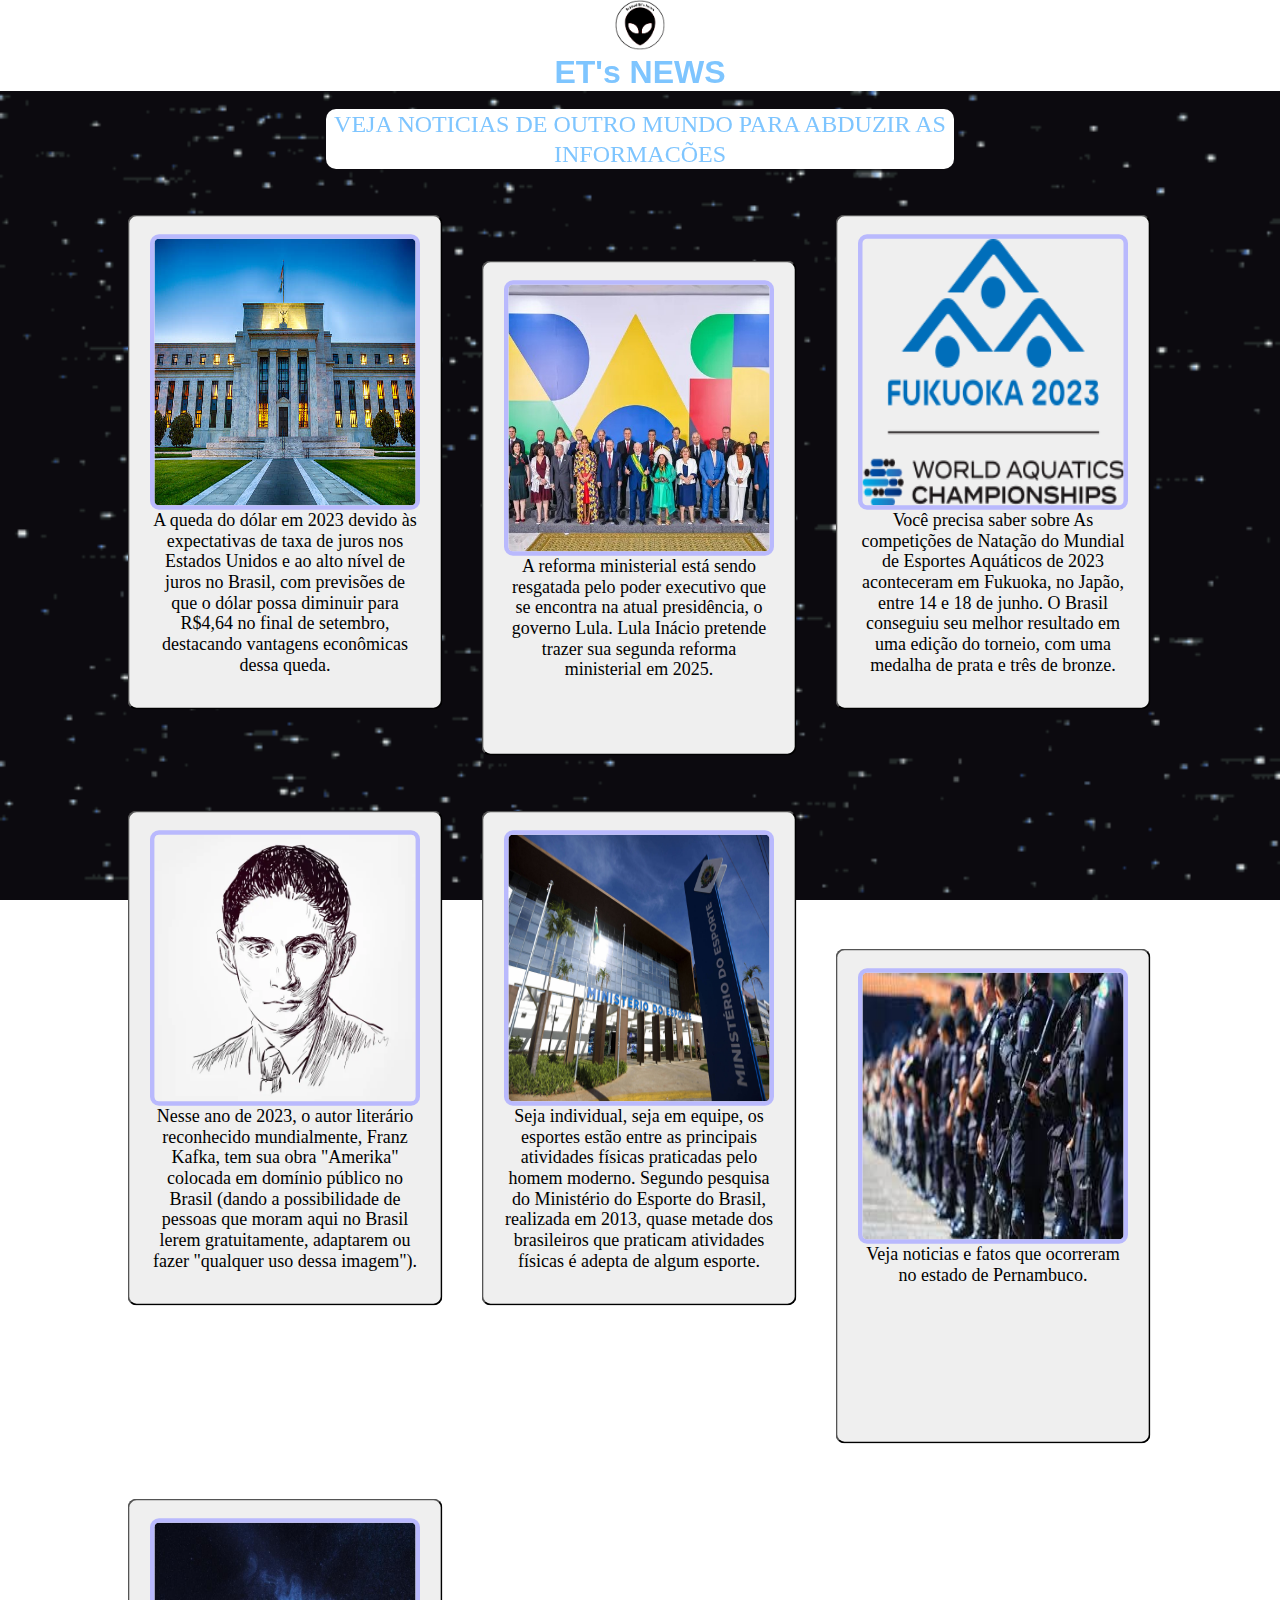
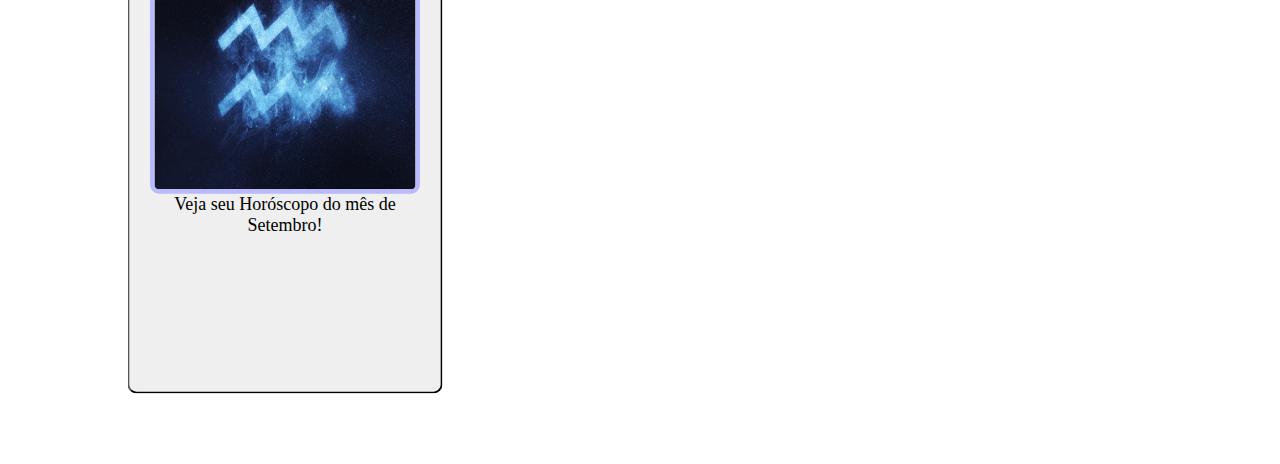
<file: index.html>
<!DOCTYPE html>
<html lang="pt-BR">
<head>
    <meta charset="UTF-8">
    <meta name="viewport" content="width=device-width, initial-scale=1.0">
    <title>Jornal</title>

    <link rel="preconnect" href="https://fonts.googleapis.com">
    <link rel="preconnect" href="https://fonts.gstatic.com" crossorigin>
    <link href="https://fonts.googleapis.com/css2?family=Playfair+Display+SC:ital@1&display=swap" rel="stylesheet">

    <link rel="preconnect" href="https://fonts.googleapis.com">
    <link rel="preconnect" href="https://fonts.gstatic.com" crossorigin>
    <link href="https://fonts.googleapis.com/css2?family=Prompt:wght@300&display=swap" rel="stylesheet">

    <link rel="stylesheet" href="./src/css/reset.css">
    <link rel="stylesheet" href="./src/css/style.css">
    <link rel="stylesheet" href="./src/css/responsivo.css">

</head>
<body>
    <main>
         <img class="fundo" src="./src/img/XzZg.gif">
          <div class="conteudo">  
            <div class="informacoes">
              <header class="cabecario">  
                <nav class="menu">
                    <ul>
                        <li>
                            <img src="./src/img/WhatsApp_Image_2023-08-27_at_14.36.51-removebg-preview.png" alt="logo do site" class="logo">
                        </li>
                        <li>
                            <h1 class="jornal"><p align="center">ET's NEWS</p></h1>
                        </li>
                    </ul>
                </nav>
            </header>
            <br>
                <p class="descricao">veja noticias de outro mundo para abduzir as informacões</p>

            </div>
            <br>
            
            
        </div>
        <li class="lista-de-sites">
            <ul class="agoravai">
               <a class="linkdosite1 linkdosite" href="./jornaleconomia/index.html"> 
                    <button class="site1 site">
                        <img src="./jornaleconomia/src/img/istockphoto-487808414-612x612.jpg" class="siteimg1 siteimg">
                        
                        <p class="sitetxt1 sitetxt">A queda do dólar em 2023 devido às expectativas de taxa de juros nos Estados Unidos e ao alto nível de juros no Brasil, com previsões de que o dólar possa diminuir para R$4,64 no final de setembro, destacando vantagens econômicas dessa queda. </p>
                    </button>
                </a>
                
                <a class="linkdosite2 linkdosite" href="./jornaleconomia/jornalreforma/index.html"> 
                    <button class="site2 site">
                        <img class="siteimg2" src="./src/img/2.jpg" alt="O presidente chamado Lula com outras pessoas importantes">

                                <p class="sitetxt2 sitetxt">A reforma ministerial está sendo resgatada pelo poder executivo que se encontra na atual presidência, o governo Lula. Lula Inácio pretende trazer sua segunda reforma ministerial em 2025. </p>
                    </button>
                </a>
               
                <a class="linkdosite3 linkdosite" href="./jornaleconomia/jornalnatação/index.html"> 
                    <button class="site3 site">
                        
                                <img class="siteimg3" src="./jornaleconomia/jornalnatação/src/img/Campeonato_Mundial_de_Esportes_Aquáticos_de_2023_logo.png" alt="Fukuoka 2023 world aquatics championships">
                                
                                <p class="sitetxt3 sitetxt">Você precisa saber sobre As competições de Natação do Mundial de Esportes Aquáticos de 2023 aconteceram em Fukuoka, no Japão, entre 14 e 18 de junho. O Brasil conseguiu seu melhor resultado em uma edição do torneio, com uma medalha de prata e três de bronze.</p>
                            
                    </button>
                </a>
                

                <a class="linkdosite4 linkdosite" href="./jornaleconomia/jornalpublico/index.html"> 
                    <button class="site4 site">
                        
                                <img class="siteimg4" src="./jornaleconomia/jornalpublico/src/img/franz-kafka.png" alt="Um autor de livros">

                                <p class="sitetxt4 sitetxt">Nesse ano de 2023, o autor literário reconhecido mundialmente, Franz Kafka, tem sua obra "Amerika" colocada em domínio público no Brasil (dando a possibilidade de pessoas que moram aqui no Brasil lerem gratuitamente, adaptarem ou fazer "qualquer uso dessa imagem"). </p>
                            
                    </button>
                </a>
                

                <a class="linkdosite5 linkdosite" href="./jornaleconomia/jornalesporte/index.html"> 
                    <button class="site5 site">
                        
                                <img class="siteimg5" src="./jornaleconomia/jornalesporte/src/img/fachada-do-ministerio-do-esporte-em-brasilia-roberto-castro-me-divulgacao.jpg" alt="Ministerio do esporte">

                                <p class="sitetxt5 sitetxt">Seja individual, seja em equipe, os esportes estão entre as principais atividades físicas praticadas pelo homem moderno. Segundo pesquisa do Ministério do Esporte do Brasil, realizada em 2013, quase metade dos brasileiros que praticam atividades físicas é adepta de algum esporte.</p>
                            </tr>
                        </table>
                    </button>
                </a>

                

                <a class="linkdosite6 linkdosite" href="./jornaleconomia/jornalestadope/index.html"> 
                    <button class="site6 site">
                        
                                <img class="siteimg6" src="./jornaleconomia/jornalestadope/src/img/exercito.jpg" alt="Exercito Pernambucano"></td>

                                <p class="sitetxt6 sitetxt">Veja noticias e fatos que ocorreram no estado de Pernambuco.</p>
                    </button>
                </a>

                

                <a class="linkdosite7 linkdosite" href="./jornaleconomia/horoscopov2/index.html"> 
                    <button class="site7 site">
                        
                                <img class="siteimg7" src="./src/img/7.png" alt="Horóscopo">

                                <p class="sitetxt7 sitetxt">Veja seu Horóscopo do mês de Setembro!</p>
                          
                    </button>
                </a>

            </ul>
        </li>

    </main>
</body>
</html>
</file>
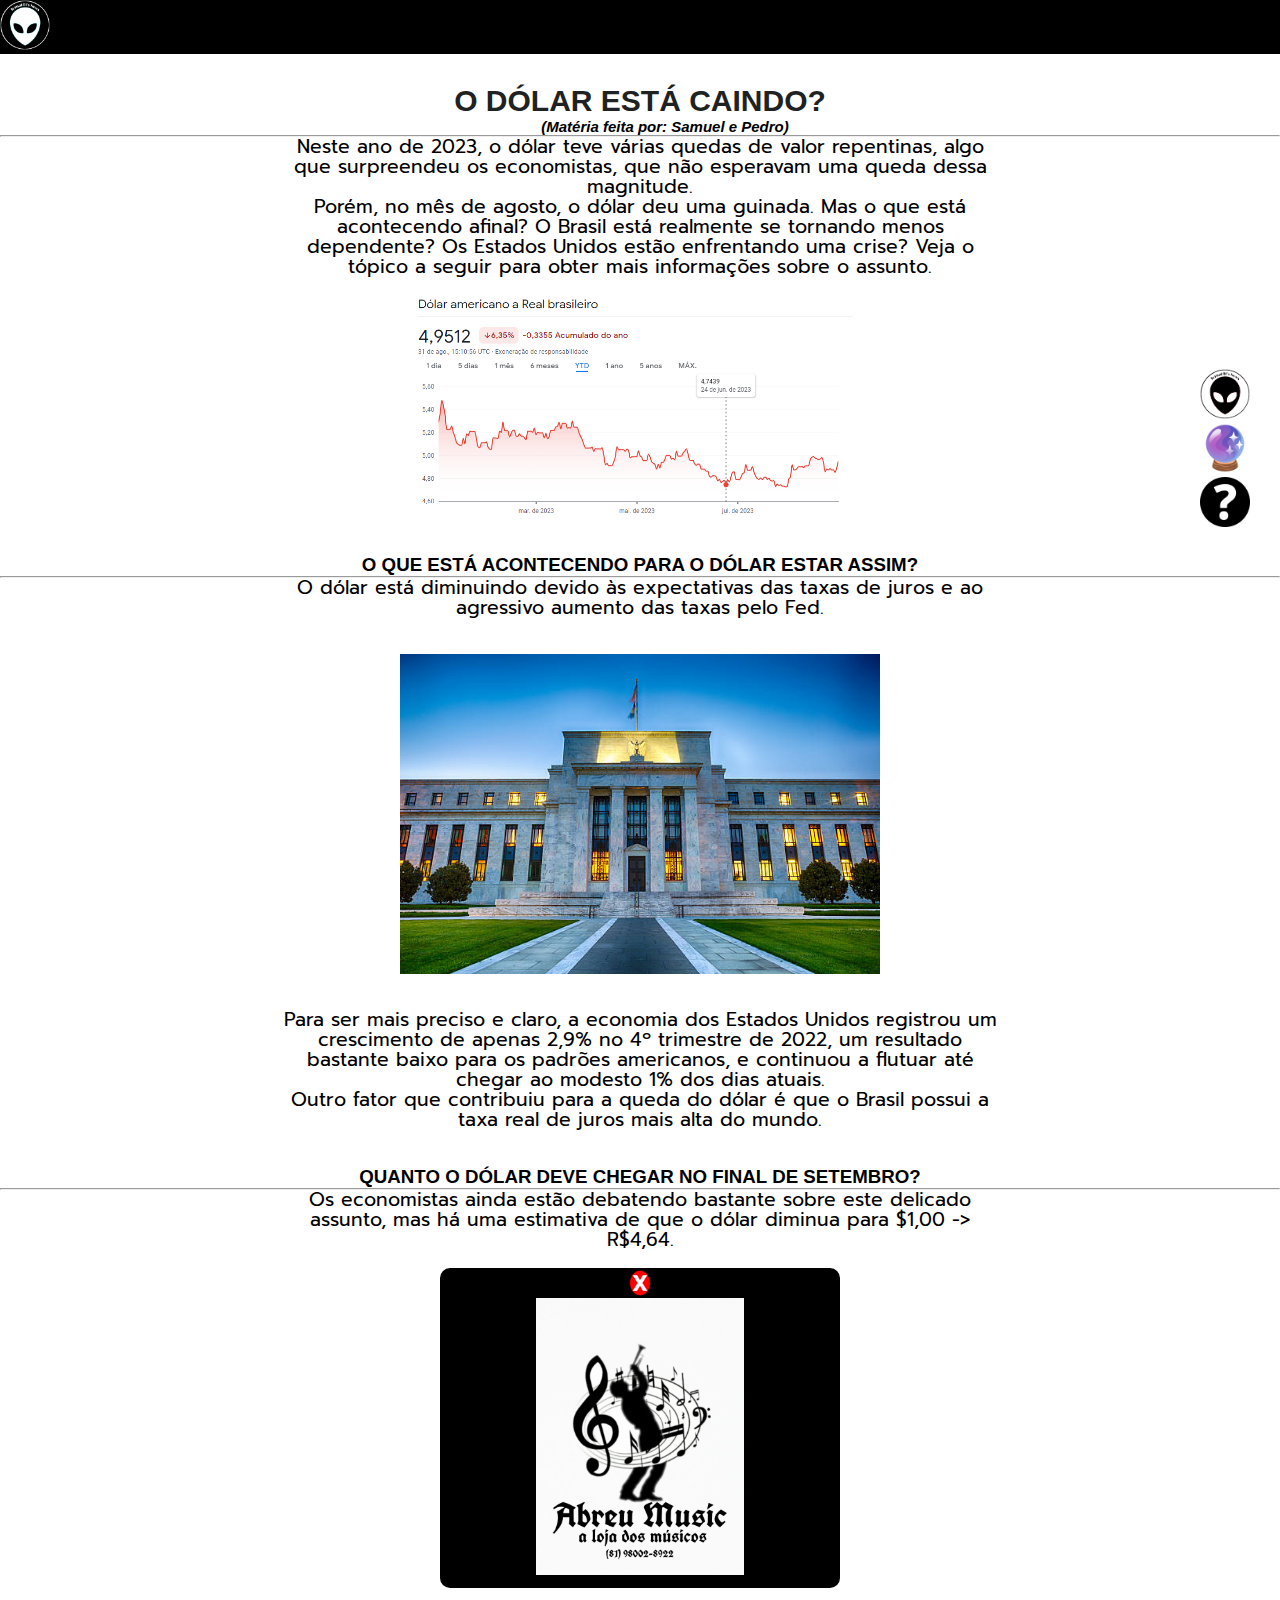
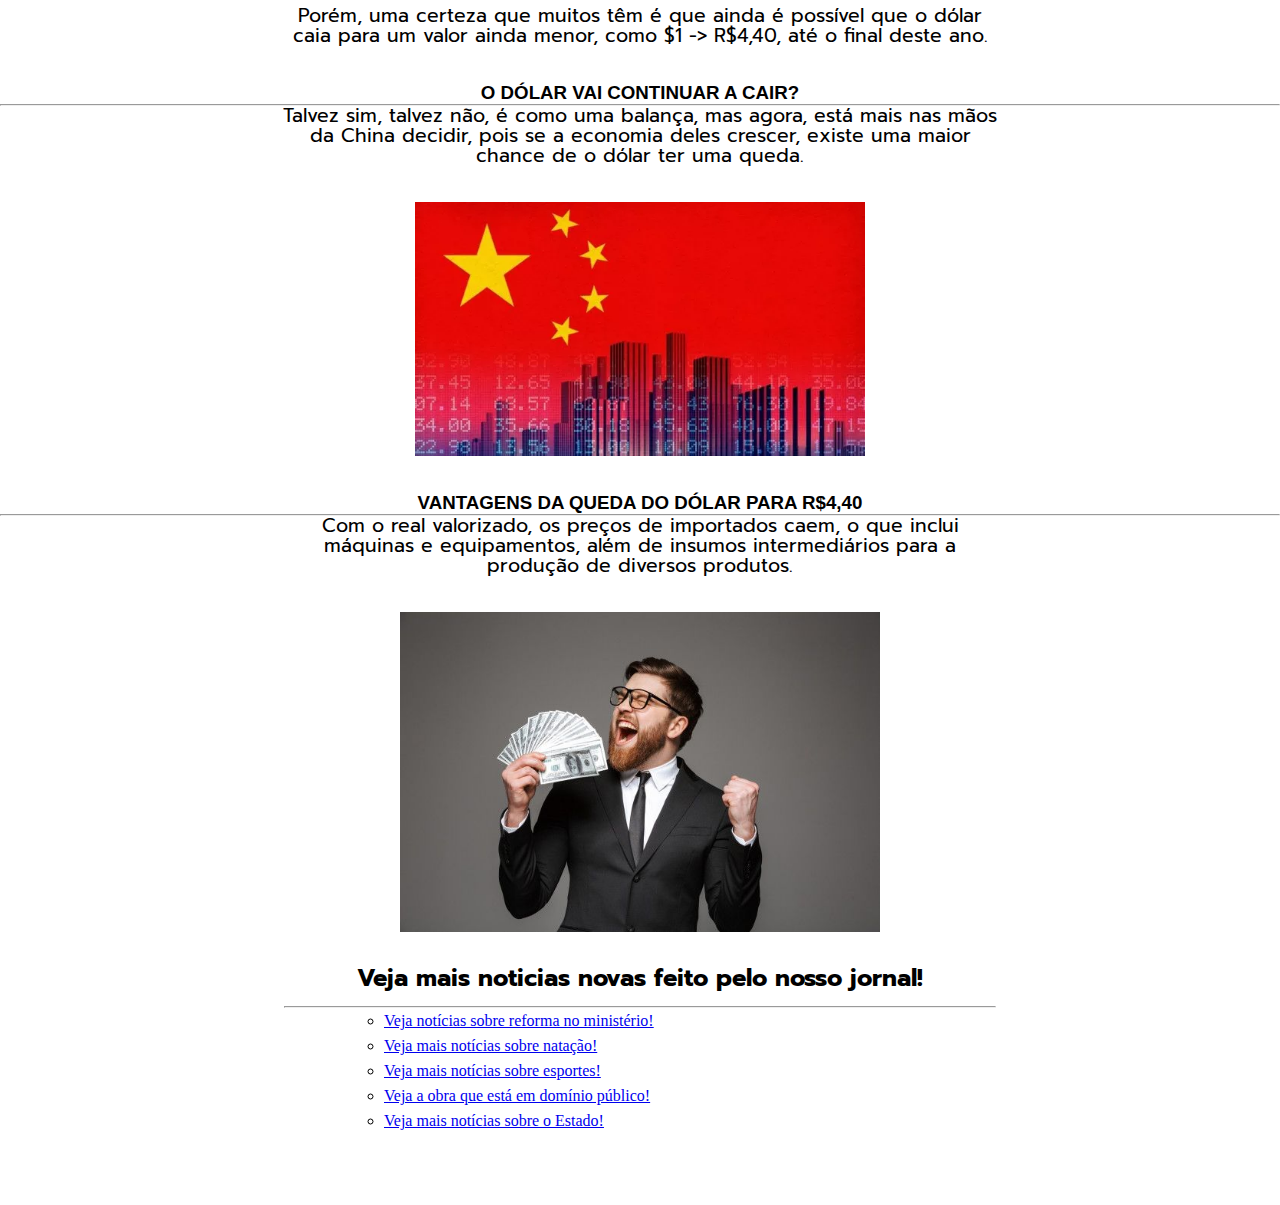
<file: jornaleconomia/index.html>
<!DOCTYPE html>
<html lang="en">
<head>
    <meta charset="UTF-8">
    <meta name="viewport" content="width=device-width, initial-scale=1.0">
    <title>Jornal</title>
    
    <link rel="preconnect" href="https://fonts.googleapis.com">
    <link rel="preconnect" href="https://fonts.gstatic.com" crossorigin>
    <link href="https://fonts.googleapis.com/css2?family=Playfair+Display+SC:ital@1&display=swap" rel="stylesheet">

    <link rel="preconnect" href="https://fonts.googleapis.com">
    <link rel="preconnect" href="https://fonts.gstatic.com" crossorigin>
    <link href="https://fonts.googleapis.com/css2?family=Prompt:wght@300&display=swap" rel="stylesheet">
    
    <link rel="stylesheet" href="./src/css/style.css">
    <link rel="stylesheet" href="./src/css/reset.css">
    <link rel="stylesheet" href="./src/css/responsivo.css">
    <link rel="stylesheet" href="./src/js/index.js">

</head>
<body>
    
    

    <header class="cabecario">
        <img src="./src/img/WhatsApp Image 2023-08-27 at 14.36.51.jpeg" class="logo">
    </header>

    

    <div class="paragrafo1">
        <h1 class="titulo1"><strong>O DÓLAR ESTÁ CAINDO?</strong></h1>
            <h1 class="feitopor"><em>(Matéria feita por: Samuel e Pedro)</em></h1>
        
        
        <hr>

        <p class="txt1">Neste ano de 2023, o dólar teve várias quedas de valor repentinas, algo que surpreendeu os economistas, que não esperavam uma queda dessa magnitude.<br>
            Porém, no mês de agosto, o dólar deu uma guinada. Mas o que está acontecendo afinal? O Brasil está realmente se tornando menos dependente? Os Estados Unidos estão enfrentando uma crise? Veja o tópico a seguir para obter mais informações sobre o assunto.</</p>

            <br>
            <br>

            <img class="img1" src="./src/img/Dolar.png" alt="grafico mostrando sobre o dolar">

            <br>
            <br>
    </div>

    <div class="paragrafo2">
        <h3 class="t2">O QUE ESTÁ ACONTECENDO PARA O DÓLAR ESTAR ASSIM?</h3>
        <hr>

        <p class="txt2-1">O dólar está diminuindo devido às expectativas das taxas de juros e ao agressivo aumento das taxas pelo Fed.</p>

        <br>
        <br>

        <img class="img2" src="./src/img/istockphoto-487808414-612x612.jpg" alt="FED">

        <br>
        <br>

        <p class="txt2-2">Para ser mais preciso e claro, a economia dos Estados Unidos registrou um crescimento de apenas 2,9% no 4º trimestre de 2022, um resultado bastante baixo para os padrões americanos, e continuou a flutuar até chegar ao modesto 1% dos dias atuais.
            <br>

            Outro fator que contribuiu para a queda do dólar é que o Brasil possui a taxa real de juros mais alta do mundo.
        </p>

        <br>
        <br>
    </div>

    <div class="paragrafo3">
        <h3 class="t3">QUANTO O DÓLAR DEVE CHEGAR NO FINAL DE SETEMBRO?</h3>
        <hr>

        <p class="txt3-1">Os economistas ainda estão debatendo bastante sobre este delicado assunto, mas há uma estimativa de que o dólar diminua para $1,00 -> R$4,64.</p>

        <br>

        <div class="anuncio">
            
            <img class="x img2" src="../src/img/x-6178856_1280.jpeg" alt="clique aqui para o anuncio sumir">

            <img class="img1" src="../src/img/WhatsApp Image 2023-09-16 at 11.56.02.jpeg">
            
        </div>
        <br class="teste">

        <p class="txt3-2">Porém, uma certeza que muitos têm é que ainda é possível que o dólar caia para um valor ainda menor, como $1 -> R$4,40, até o final deste ano.
        </p>
            <br>
        <br>
    </div>

    <div class="paragrafo4">
        <h3 class="t4">O DÓLAR VAI CONTINUAR A CAIR?</h3>
        <hr>
        
        <p>Talvez sim, talvez não, é como uma balança, mas agora, está mais nas mãos da China decidir, pois se a economia deles crescer, existe uma maior chance de o dólar ter uma queda.</p>

        <br>
        <br>

        <img class="img4" src="./src/img/china1.png" alt="china">

        <br>
        <br>
    </div>

    <div class="paragrafo5">
        <h3 class="t5">VANTAGENS DA QUEDA DO DÓLAR PARA R$4,40
        </h3>
        <hr>

        <p class="txt5">Com o real valorizado, os preços de importados caem, o que inclui máquinas e equipamentos, além de insumos intermediários para a produção de diversos produtos.</p>
        <br>
        <br>

        <img class="img5" src="./src/img/dbc15cf9e610fef005038263271ec979.jpg" alt="pessoa feliz">

        <br>
        <br>
    
    </div>

    
        
     
        
    <div class="mds">
        
        <h6 class="warning"><P ALIGN="center">Veja mais noticias novas feito pelo nosso jornal!</P></h6>
        <br>
        
        <hr>
        

        <ul class="materias">
        
            <li class="materia-de-politica">
                <a href="jornalreforma/index.html">Veja notícias sobre reforma no ministério!</a>
            </li>

            <li class="materia-de-jogos">
                <a href="./jornalnatação/index.html">Veja mais notícias sobre natação!</a>
            </li>

            <li class="materia-de-anthony">
                <a href="./jornalesporte/index.html">Veja mais notícias sobre esportes!</a>
            </li>

            <li class="materia-de-weslley">
                <a href="./jornalpublico/index.html">Veja a obra que está em domínio público!</a>
            </li>

            <li class="materia-de-estado">
                <a href="./jornalestadope/index.html">Veja mais notícias sobre o Estado!</a>
            </li>

        </ul>
    </div>
    <br>
    <br>
    <br>
    <br>

   <aside class="menu-lateral"> 
      <ul>
            <a href="../index.html">
                <img src="./src/img/WhatsApp_Image_2023-08-27_at_14.36.51-removebg-preview.png" class="icone3" alt="logo do site, que é um alienigena">
            </a>

            <a href="./horoscopov2/index.html">
                <img src="./src/img/1f52e.png" class="icone" alt="bola de cristal">
            </a>

            <img src="./src/img/interrogacao.png" class="icone2" id="duvida" alt="data que o site foi feito">
      </ul>  
   </aside>

   <script src="./src/js/index.js"></script>
</body>
</html>
</file>
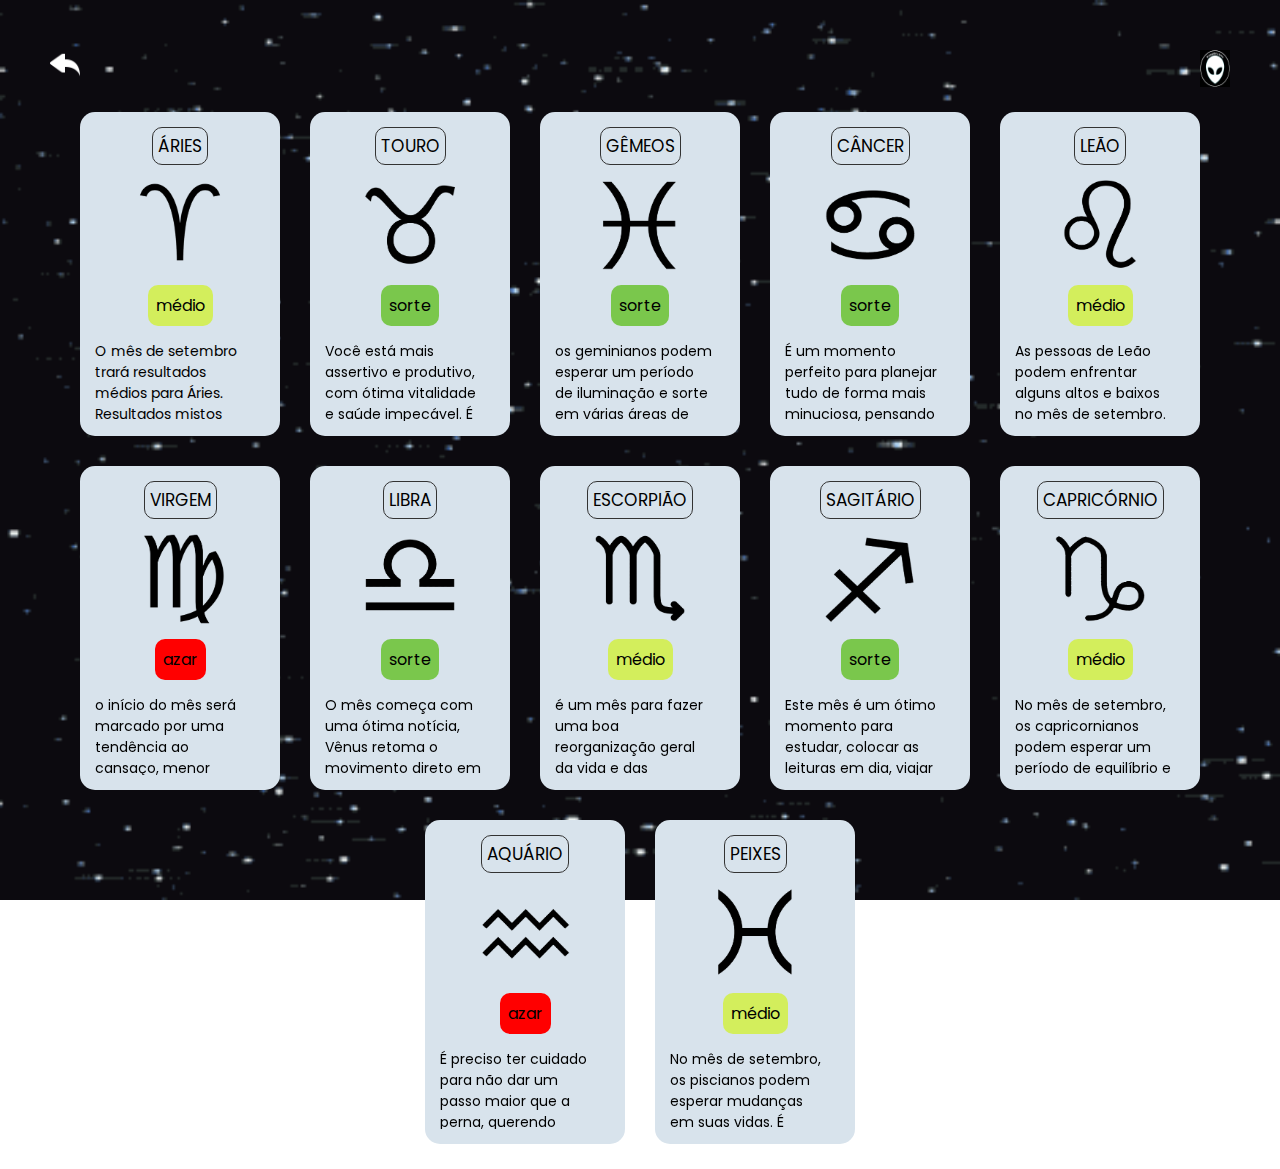
<file: jornaleconomia/horoscopov2/index.html>
<!DOCTYPE html>
<html lang="en">
<head>
    <meta charset="UTF-8">
    <meta name="viewport" content="width=device-width, initial-scale=1.0">
    <title>!Horoscopo!</title>

    <link rel="preconnect" href="https://fonts.googleapis.com" />
		<link rel="preconnect" href="https://fonts.gstatic.com" crossorigin />
		<link href="https://fonts.googleapis.com/css2?family=Poppins:wght@300;500;800&display=swap" rel="stylesheet" />

    <link rel="stylesheet" href="./src/css/reset.css">
    <link rel="stylesheet" href="./src/css/scrollbar.css">
    <link rel="stylesheet" href="./src/css/estilos.css">
    <link rel="stylesheet" href="./src/css/responsivo.css">
    <link rel="styleshett" href="./src/js/index.js">
    
</head>
<body>
    <main>
        <img src="./src/img/XzZg.gif" alt="fundo" class="fundo">

        <header>
            <a href="../index.html">
                <img src="./src/img/backleftarrowcurveblacksymbol_87758.png" alt="seta para voltar" class="voltar"/>
            </a>

            <img src="./src/img/WhatsApp Image 2023-08-27 at 14.36.51.jpeg" alt="logo do site" class="logo">
        </header>

        <ul class="lista-dos-signos">
            
            <li class="cartao-signo">
                <div class="informacoes">
                    <span>áries</span>
                   
                </div>

                <img src="./src/img/aries-removebg-preview.png" alt="aries" class="signo">

                <ul class="azarousorte">
                    <li class="medio">médio</li>
                </ul>

                <p class="descricao">O mês de setembro trará resultados médios para Áries. Resultados mistos podem ser obtidos na carreira. O sucesso será alcançado apenas por meio de muito trabalho. Você pode enfrentar atrasos no trabalho.</p>
            </li>

            <li class="cartao-signo">
                <div class="informacoes">
                    <span>touro</span>
                    
                </div>

                <img src="./src/img/signo-tauro-removebg-preview.png" class="signo">

                <ul class="azarousorte">
                    <li class="sorte">sorte</li>
                </ul>

                <p class="descricao">Você está mais assertivo e produtivo, com ótima vitalidade e saúde impecável. É um ótimo período para começar um programa de saúde, com alimentação equilibrada e exercícios.</p>
            </li>

            <li class="cartao-signo">
                <div class="informacoes">
                    <span>gêmeos</span>
                    
                </div>

                <img src="./src/img/image-removebg-preview.png" class="signo">

                <ul class="azarousorte">
                    <li class="sorte">sorte</li>
                </ul>

                <p class="descricao">os geminianos podem esperar um período de iluminação e sorte em várias áreas de suas vidas. No campo profissional, os geminianos podem esperar novas oportunidades e parcerias que trarão crescimento e prosperidade.</p>
            </li>

            <li class="cartao-signo">
                <div class="informacoes">
                    <span>câncer</span>
                </div>

                <img src="./src/img/image-removebg-preview (1).png" class="signo">

                <ul class="azarousorte">
                    <li class="sorte">sorte</li>
                </ul>

                <p class="descricao">É um momento perfeito para planejar tudo de forma mais minuciosa, pensando quais passos você precisa dar para chegar aonde deseja.</p>
            </li>

            <li class="cartao-signo">
                <div class="informacoes">
                    <span>leão</span>
                    
                </div>

                <img src="./src/img/image-removebg-preview (2).png" class="signo">

                <ul class="azarousorte">
                    <li class="medio">médio</li>
                </ul>

                <p class="descricao">As pessoas de Leão podem enfrentar alguns altos e baixos no mês de setembro. A carreira e o emprego estarão bem, mas a agressividade da natureza pode atrapalhar o seu sucesso.</p>
            </li>

            <li class="cartao-signo">
                <div class="informacoes">
                    <span>virgem</span>
                    
                </div>

                <img src="./src/img/image-removebg-preview (3).png" class="signo">

                <ul class="azarousorte">
                    <li class="azar">azar</li>

                </ul>

                <p class="descricao">o início do mês será marcado por uma tendência ao cansaço, menor produtividade e bloqueios em suas realizações. Você também irá se deparar com a autocobrança, o que poderá abalar sua busca por independência e a capacidade de iniciar novos ciclos. Portanto, para lidar com essas energias da melhor forma possível, procure compreender o que precisa ser revisado e organizado.</p>
            </li>

            <li class="cartao-signo">
                <div class="informacoes">
                    <span>libra</span>
                    
                </div>

                <img src="./src/img/image-removebg-preview (4).png" class="signo">

                <ul class="azarousorte">

                    <li class="sorte">sorte</li>
                    
                </ul>

                <p class="descricao">O mês começa com uma ótima notícia, Vênus retoma o movimento direto em Leão no dia 03, e os mal entendidos e confusões que você enfrentou nos grupos que pertence e nos trabalhos em equipe, ficam no passado. Foram 42 dias de imprevistos e dificuldades de comunicação.</p>
            </li>

            <li class="cartao-signo">
                <div class="informacoes">
                    <span>escorpião</span>
                    
                </div>

                <img src="./src/img/image-removebg-preview (5).png" class="signo">

                <ul class="azarousorte">
                    <li class="medio">médio</li>
                </ul>

                <p class="descricao">é um mês para fazer uma boa reorganização geral da vida e das expectativas. Crie expectativas, não tenha medo! Esse é um ótimo momento para pensar no futuro mas ao mesmo tempo é preciso revisar o passado e assim reorganizar a vida.</p>
            </li>

            <li class="cartao-signo">
                <div class="informacoes">
                    <span>sagitário</span>
                    
                </div>

                <img src="./src/img/image-removebg-preview (6).png" class="signo">

                <ul class="azarousorte">
                    <li class="sorte">sorte</li>
                </ul>

                <p class="descricao"> Este mês é um ótimo momento para estudar, colocar as leituras em dia, viajar e envolver-se em projetos de médio e longo prazos. Seu otimismo e fé são totalmente renovados.
                </p>

            </li>

            <li class="cartao-signo">
                <div class="informacoes">
                    <span>capricórnio</span>
                    
                </div>

                <img src="./src/img/image-removebg-preview (7).png" class="signo">

                <ul class="azarousorte">
                    <li class="medio">médio</li>
                </ul>

                <p class="descricao">No mês de setembro, os capricornianos podem esperar um período de equilíbrio e harmonia em suas vidas. Será um ótimo momento para focar no autoconhecimento e trabalhar na proteção de sua energia pessoal.</p>
            </li>

            <li class="cartao-signo">
                <div class="informacoes">
                    <span>aquário</span>
                    
                </div>

                <img src="./src/img/image-removebg-preview (8).png" class="signo">

                <ul class="azarousorte">
                    <li class="azar">azar</li>
                </ul>

                <p class="descricao">É preciso ter cuidado para não dar um passo maior que a perna, querendo transformar as coisas de forma radical. A influência do Sol em Virgem chama a atenção para a necessidade de planejamento e disciplina. Caso isso seja deixado de lado, você pode sofrer as consequências até mesmo em sua vida financeira.</p>
            </li>

            <li class="cartao-signo">
                <div class="informacoes">
                    <span>peixes</span>
                    
                </div>

                <img src="./src/img/image-removebg-preview (9).png" class="signo">

                <ul class="azarousorte">
                    <li class="medio">médio</li>
                </ul>

                <p class="descricao">No mês de setembro, os piscianos podem esperar mudanças em suas vidas. É importante que estejam abertos e se adaptem a elas para aproveitar ao máximo as oportunidades que surgirem. No campo dos afetos haverá aumento de sensibilidade.</p>
            </li>

        </ul>    
    </main>
    <script src="./src/js/index.js"></script>
</body>
</html>
</file>
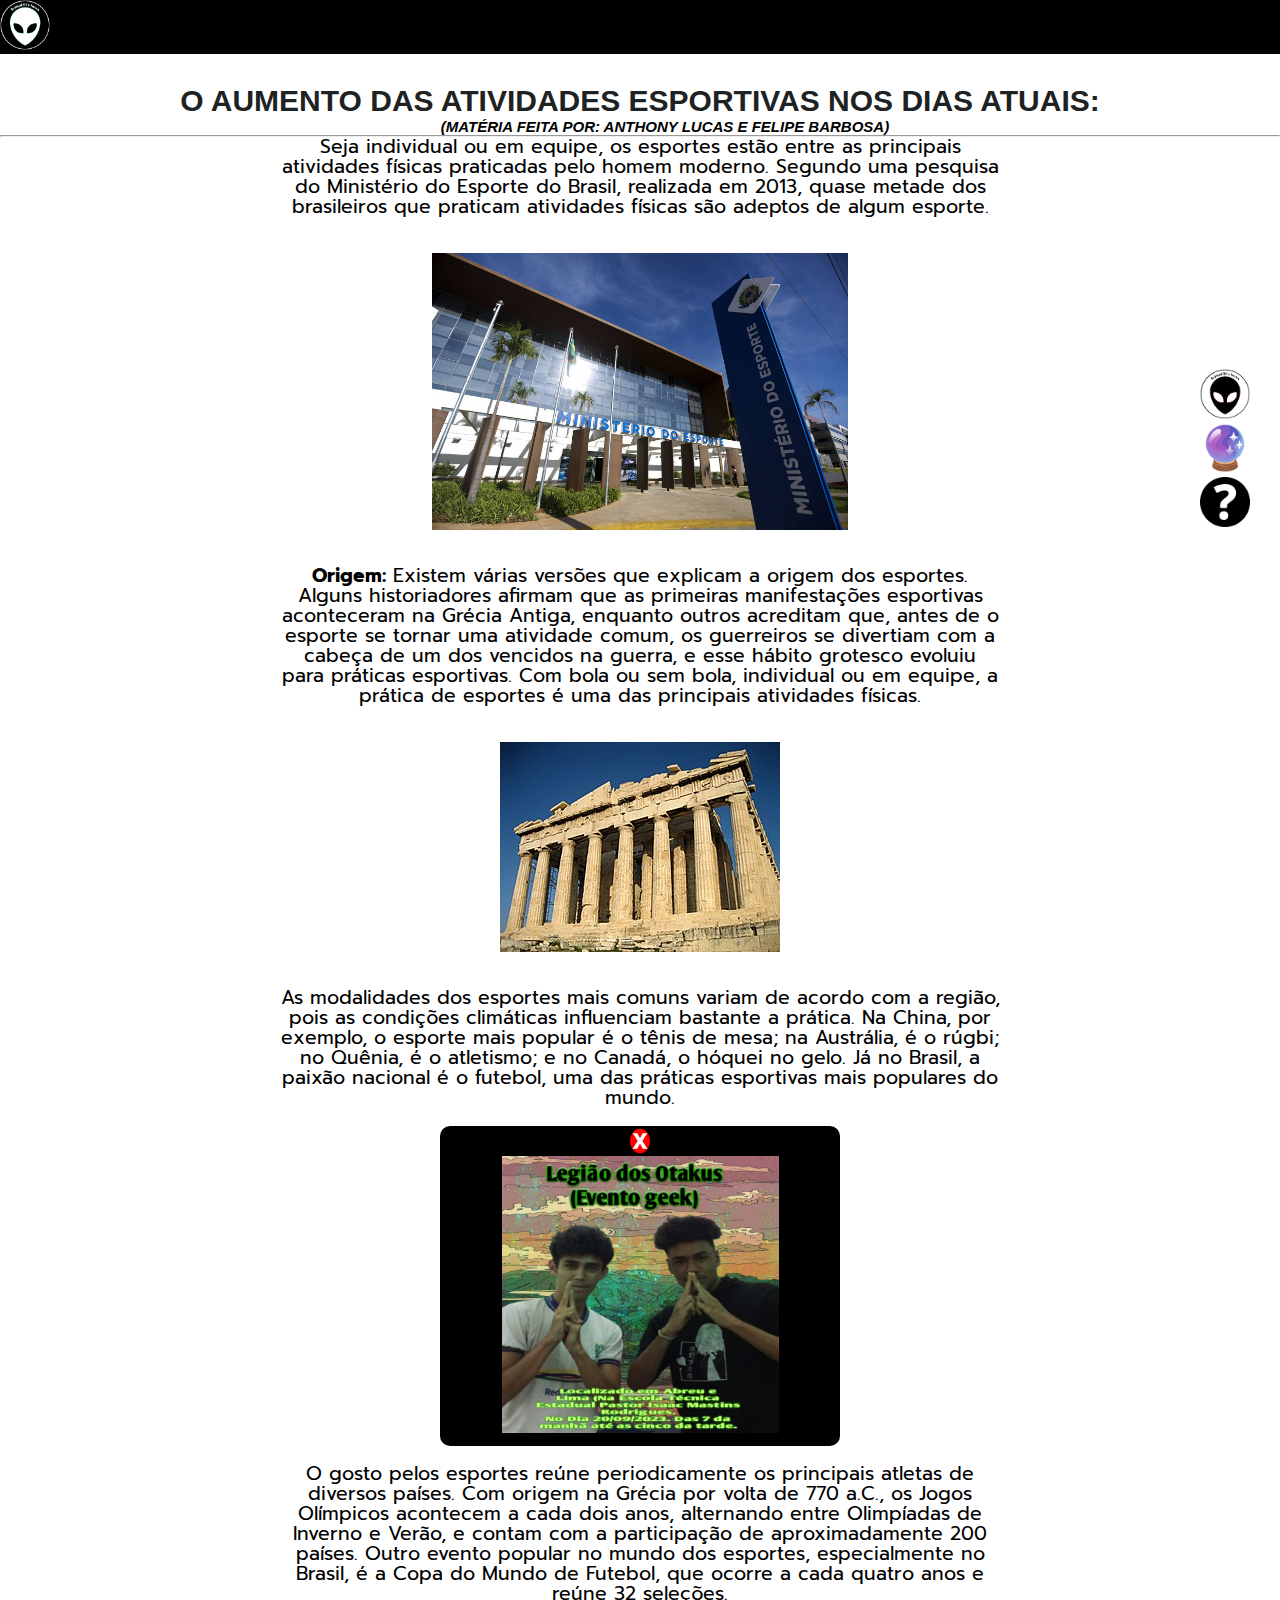
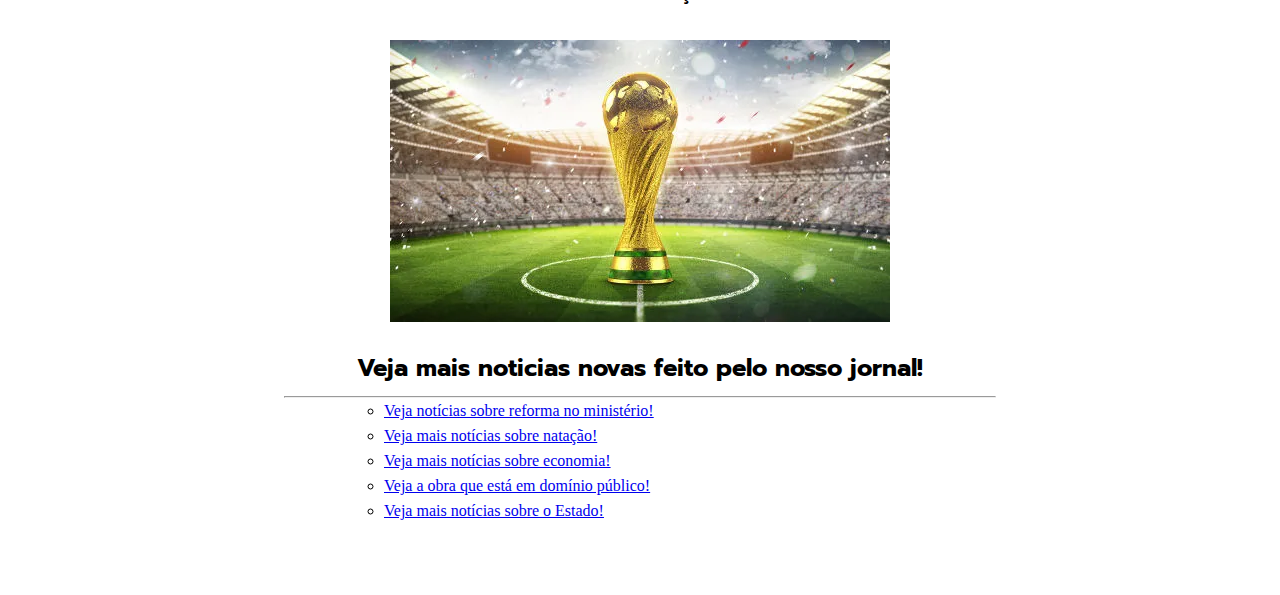
<file: jornaleconomia/jornalesporte/index.html>
<!DOCTYPE html>
<html lang="en">
<head>
    <meta charset="UTF-8">
    <meta name="viewport" content="width=device-width, initial-scale=1.0">
    <title>Jornal</title>
    
    <link rel="preconnect" href="https://fonts.googleapis.com">
    <link rel="preconnect" href="https://fonts.gstatic.com" crossorigin>
    <link href="https://fonts.googleapis.com/css2?family=Playfair+Display+SC:ital@1&display=swap" rel="stylesheet">

    <link rel="preconnect" href="https://fonts.googleapis.com">
    <link rel="preconnect" href="https://fonts.gstatic.com" crossorigin>
    <link href="https://fonts.googleapis.com/css2?family=Prompt:wght@300&display=swap" rel="stylesheet">
    
    <link rel="stylesheet" href="./src/css/style.css">
    <link rel="stylesheet" href="./src/css/reset.css">
    <link rel="stylesheet" href="./src/css/responsivo.css">
    <link rel="stylesheet" href="./src/js/index.js">

</head>
<body>
    
    

    <header class="cabecario">
        <img src="../src/img/WhatsApp Image 2023-08-27 at 14.36.51.jpeg" class="logo">
    </header>

    

    <div class="paragrafo1">
        <h1 class="titulo1"><strong> O aumento das atividades esportivas nos dias atuais:
        </strong></h1>
            <h1 class="feitopor"><em>(Matéria feita por: Anthony Lucas e Felipe Barbosa)</em></h1>
        
        
        <hr>

        <p class="txt1">Seja individual ou em equipe, os esportes estão entre as principais atividades físicas praticadas pelo homem moderno. Segundo uma pesquisa do Ministério do Esporte do Brasil, realizada em 2013, quase metade dos brasileiros que praticam atividades físicas são adeptos de algum esporte.</p>

            <br>
            <br>

            <img class="img1" src="./src/img/fachada-do-ministerio-do-esporte-em-brasilia-roberto-castro-me-divulgacao.jpg" alt="Ministério do Esporte do Brasil">

            <br>
            <br>
    </div>

    <div class="paragrafo2">

        <p class="txt2-1"><strong>Origem:</strong> Existem várias versões que explicam a origem dos esportes. Alguns historiadores afirmam que as primeiras manifestações esportivas aconteceram na Grécia Antiga, enquanto outros acreditam que, antes de o esporte se tornar uma atividade comum, os guerreiros se divertiam com a cabeça de um dos vencidos na guerra, e esse hábito grotesco evoluiu para práticas esportivas. Com bola ou sem bola, individual ou em equipe, a prática de esportes é uma das principais atividades físicas.
            </p>

        <br>
        <br>

        <img class="img2" src="./src/img/Parthenon_from_west.jpg" alt="FED">

        <br>
        <br>

        <p class="txt2-2">As modalidades dos esportes mais comuns variam de acordo com a região, pois as condições climáticas influenciam bastante a prática. Na China, por exemplo, o esporte mais popular é o tênis de mesa; na Austrália, é o rúgbi; no Quênia, é o atletismo; e no Canadá, o hóquei no gelo. Já no Brasil, a paixão nacional é o futebol, uma das práticas esportivas mais populares do mundo.
        </p>
        <br class="teste">
        <div class="anuncio">
            
            <img class="x img2" src="../../src/img/x-6178856_1280.jpeg" alt="clique aqui para o anuncio sumir">

            <img class="img1" src="../../src/img/WhatsApp Image 2023-09-16 at 11.55.44.jpeg">
            
        </div>
        <br class="teste">
        
    </div>

    <div class="paragrafo3">

        <p class="txt3-1">O gosto pelos esportes reúne periodicamente os principais atletas de diversos países. Com origem na Grécia por volta de 770 a.C., os Jogos Olímpicos acontecem a cada dois anos, alternando entre Olimpíadas de Inverno e Verão, e contam com a participação de aproximadamente 200 países. Outro evento popular no mundo dos esportes, especialmente no Brasil, é a Copa do Mundo de Futebol, que ocorre a cada quatro anos e reúne 32 seleções.</p>
        <br>
        <br>

        <img class="img3" src="./src/img/ad7523a3d1a139039d9a33bdd76a9ddf.jpg" alt="Copa do Mundo de Futebol">


        <br>
        <br>
    </div>
    

    
        
     
        
    <div class="mds">
        
        <h6 class="warning"><P ALIGN="center">Veja mais noticias novas feito pelo nosso jornal!</P></h6>
        <br>
        
        <hr>
        

        <ul class="materias">
        
            <li class="materia-de-politica">
                <a href="../jornalreforma/index.html">Veja notícias sobre reforma no ministério!</a>
            </li>

            <li class="materia-de-jogos">
                <a href="../jornalnatação/index.html">Veja mais notícias sobre natação!</a>
            </li>

            <li class="materia-de-anthony">
                <a href="../index.html">Veja mais notícias sobre economia!</a>
            </li>

            <li class="materia-de-weslley">
                <a href="../jornalpublico/index.html">Veja a obra que está em domínio público!</a>
            </li>

            <li class="materia-de-estado">
                <a href="../jornalestadope/index.html">Veja mais notícias sobre o Estado!</a>
            </li>

        </ul>
    </div>
    <br>
    <br>
    <br>
    <br>

   <aside class="menu-lateral"> 
        <ul>
            <a href="../../index.html">
                <img src="../src/img/WhatsApp_Image_2023-08-27_at_14.36.51-removebg-preview.png" class="icone3" alt="logo do site, que é um alienigena">
            </a>
            
            <a href="../horoscopov2/index.html">
                <img src="../src/img/1f52e.png" class="icone" alt="bola de cristal">
            </a>

            <img src="../src/img/interrogacao.png" class="icone2">
        </ul>
   </aside>

   <script src="./src/js/index.js"></script>
</body>
</html>
</file>
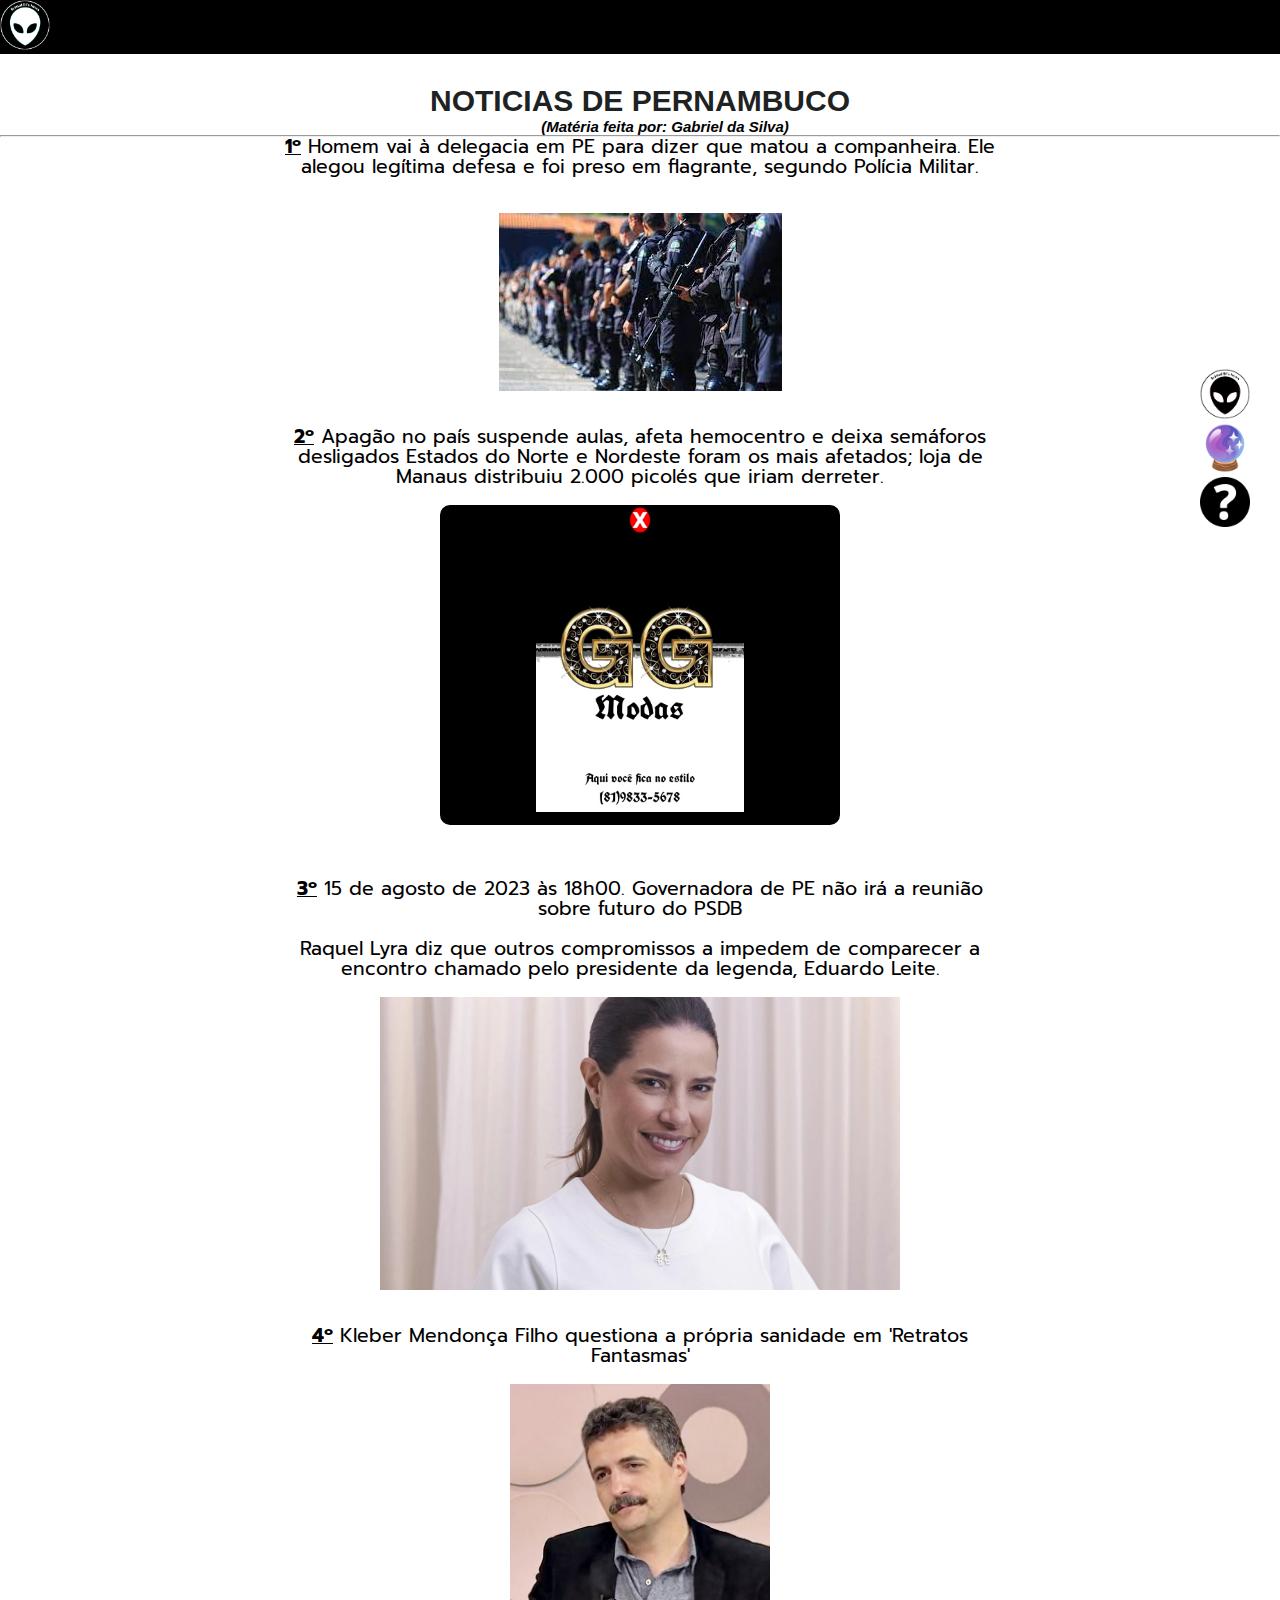
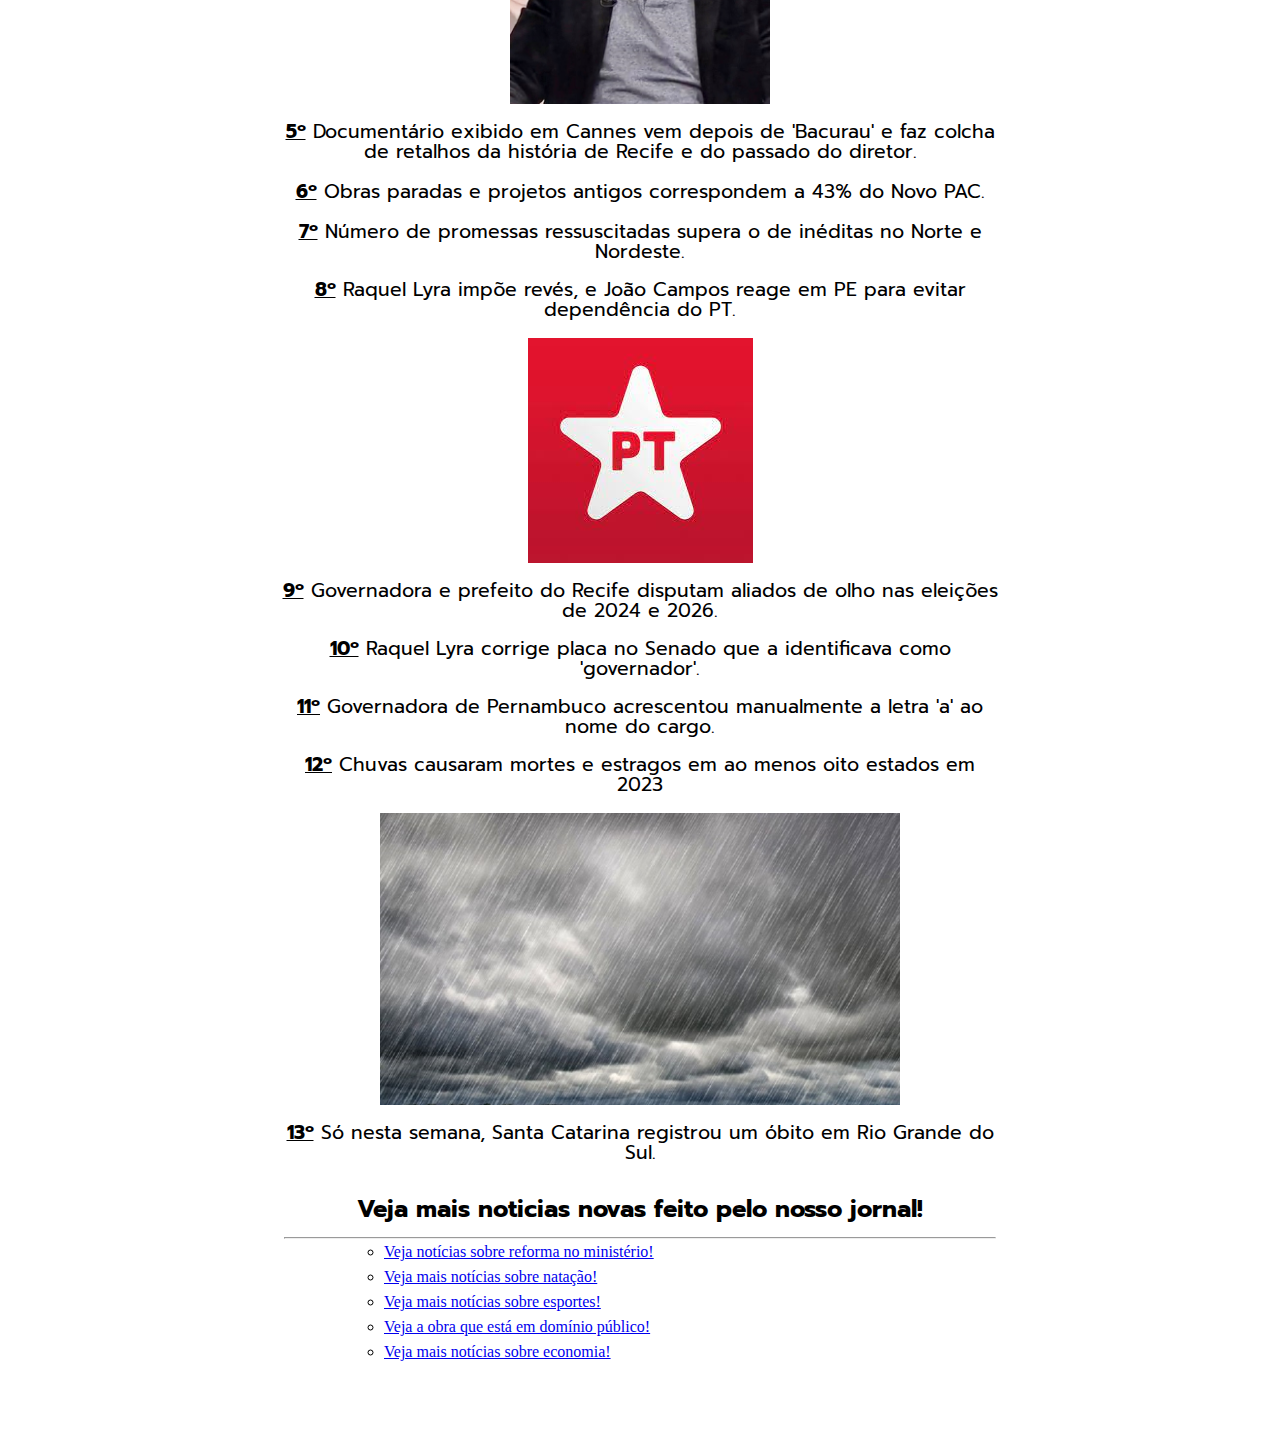
<file: jornaleconomia/jornalestadope/index.html>
<!DOCTYPE html>
<html lang="en">
<head>
    <meta charset="UTF-8">
    <meta name="viewport" content="width=device-width, initial-scale=1.0">
    <title>Jornal</title>
    
    <link rel="preconnect" href="https://fonts.googleapis.com">
    <link rel="preconnect" href="https://fonts.gstatic.com" crossorigin>
    <link href="https://fonts.googleapis.com/css2?family=Playfair+Display+SC:ital@1&display=swap" rel="stylesheet">

    <link rel="preconnect" href="https://fonts.googleapis.com">
    <link rel="preconnect" href="https://fonts.gstatic.com" crossorigin>
    <link href="https://fonts.googleapis.com/css2?family=Prompt:wght@300&display=swap" rel="stylesheet">
    
    <link rel="stylesheet" href="./src/css/style.css">
    <link rel="stylesheet" href="./src/css/reset.css">
    <link rel="stylesheet" href="./src/css/responsivo.css">
    <link rel="stylesheet" href="./src/js/index.js">

</head>
<body>
    
    

    <header class="cabecario">
        <img src="../src/img/WhatsApp Image 2023-08-27 at 14.36.51.jpeg" class="logo">
    </header>

    

    <div class="paragrafo1">
        <h1 class="titulo1"><strong>NOTICIAS DE PERNAMBUCO</strong></h1>
            <h1 class="feitopor"><em>(Matéria feita por: Gabriel da Silva)</em></h1>
        
        
        <hr>

        <p class="txt1"><strong><u>1º</u></strong> Homem vai à delegacia em PE para dizer que matou a companheira.
            Ele alegou legítima defesa e foi preso em flagrante, segundo Polícia Militar.
            
        </p>

            <br>
            <br>

            <img class="img1" src="./src/img/exercito.jpg" alt="polícia militar">

            <br>
            <br>
    </div>

    <div class="paragrafo2">

        <p class="txt2-1"><strong><u>2º</u></strong> Apagão no país suspende aulas, afeta hemocentro e deixa semáforos desligados

            Estados do Norte e Nordeste foram os mais afetados; loja de Manaus distribuiu 2.000 picolés que iriam derreter.</p>

            <br class="teste">
        <div class="anuncio">
            
            <img class="x img2" src="../../src/img/x-6178856_1280.jpeg" alt="clique aqui para o anuncio sumir">

            <img class="img1" src="../../src/img/WhatsApp Image 2023-09-16 at 11.54.13.jpeg">
            
        </div>
        <br class="teste">

        <br>
        <br>

        <p class="txt2-2"><strong><u>3º</u></strong> 15 de agosto de 2023 às 18h00.
            Governadora de PE não irá a reunião sobre futuro do PSDB
            <br>
            <br>

            Raquel Lyra diz que outros compromissos a impedem de comparecer a encontro chamado pelo presidente da legenda, Eduardo Leite.
           
        </p>
        <br>
        <img class="img2" src="./src/img/E131D5FA-CC6F-46D6-AABF-2E814C7B4533.jpg.webp" alt="Raquel Lyra">

        <br>
        <br>
    </div>

    <div class="paragrafo3">
        

        <p class="txt3-1"><strong><u>4º</u></strong> Kleber Mendonça Filho questiona a própria sanidade em 'Retratos Fantasmas'
        </p>
        
        <br>
        <img class="img2" src="./src/img/Kleber_Mendonça_Filho,_cineasta.jpg" alt="Kleber Mendonça Filho">
        <br>
    
        <p class="txt3-2"><strong><u>5º</u></strong> Documentário exibido em Cannes vem depois de 'Bacurau' e faz colcha de retalhos da história de Recife e do passado do diretor. 
            <br>
            <br>
            <strong><u>6º</u></strong> Obras paradas e projetos antigos correspondem a 43% do Novo PAC.
            <br>
            <br>
            <strong><u>7º</u></strong> Número de promessas ressuscitadas supera o de inéditas no Norte e Nordeste.
        </p>
          <br>
    </div>

    <div class="paragrafo4">
        
        <p><strong><u>8º</u></strong> Raquel Lyra impõe revés, e João Campos reage em PE para evitar dependência do PT.
        </p>

        <br>

        <img class="img4" src="./src/img/download.jpg" alt="pt">

        <br>
    
    </div>

    <div class="paragrafo5">

        <p class="txt5"><strong><u>9º</u></strong> Governadora e prefeito do Recife disputam aliados de olho nas eleições de 2024 e 2026.</p>
        <br>

        <p class="txt5-1"><strong><u>10º</u></strong> Raquel Lyra corrige placa no Senado que a identificava como 'governador'.</p>

        <br>

        <p class="txt5-2"> <strong><u>11º</u></strong> Governadora de Pernambuco acrescentou manualmente a letra 'a' ao nome do cargo.</p>

        <br>
    
        <p class="txt5-3"><strong><u>12º</u></strong> Chuvas causaram mortes e estragos em ao menos oito estados em 2023</p>

        <br>

        <img class="img5" src="./src/img/chuva-forte.jpg">

        <br>
    
        <p class="txt5-4"><strong><u>13º</u></strong> Só nesta semana, Santa Catarina registrou um óbito em Rio Grande do Sul.</p>
    
        <br>
        <br>
    </div>

    
        
     
        
    <div class="mds">
        
        <h6 class="warning"><P ALIGN="center">Veja mais noticias novas feito pelo nosso jornal!</P></h6>
        <br>
        
        <hr>
        

        <ul class="materias">
        
            <li class="materia-de-politica">
                <a href="../jornalreforma/index.html">Veja notícias sobre reforma no ministério!</a>
            </li>

            <li class="materia-de-jogos">
                <a href="../jornalnatação/index.html">Veja mais notícias sobre natação!</a>
            </li>

            <li class="materia-de-anthony">
                <a href="../jornalesporte/index.html">Veja mais notícias sobre esportes!</a>
            </li>

            <li class="materia-de-weslley">
                <a href="../jornalpublico/index.html">Veja a obra que está em domínio público!</a>
            </li>

            <li class="materia-de-estado">
                <a href="../index.html">Veja mais notícias sobre economia!</a>
            </li>

        </ul>
    </div>
    <br>
    <br>
    <br>
    <br>

   <aside class="menu-lateral"> 
        <ul>  
            <a href="../../index.html">
                <img src="../src/img/WhatsApp_Image_2023-08-27_at_14.36.51-removebg-preview.png" class="icone3" alt="logo do site, que é um alienigena">
            </a>
            <a href="../horoscopov2/index.html">
                <img src="../src/img/1f52e.png" class="icone" alt="bola de cristal">
            </a>

            <img src="../src/img/interrogacao.png" class="icone2" alt="data do site">
        </ul>
   </aside>

   <script src="./src/js/index.js"></script>
</body>
</html>
</file>
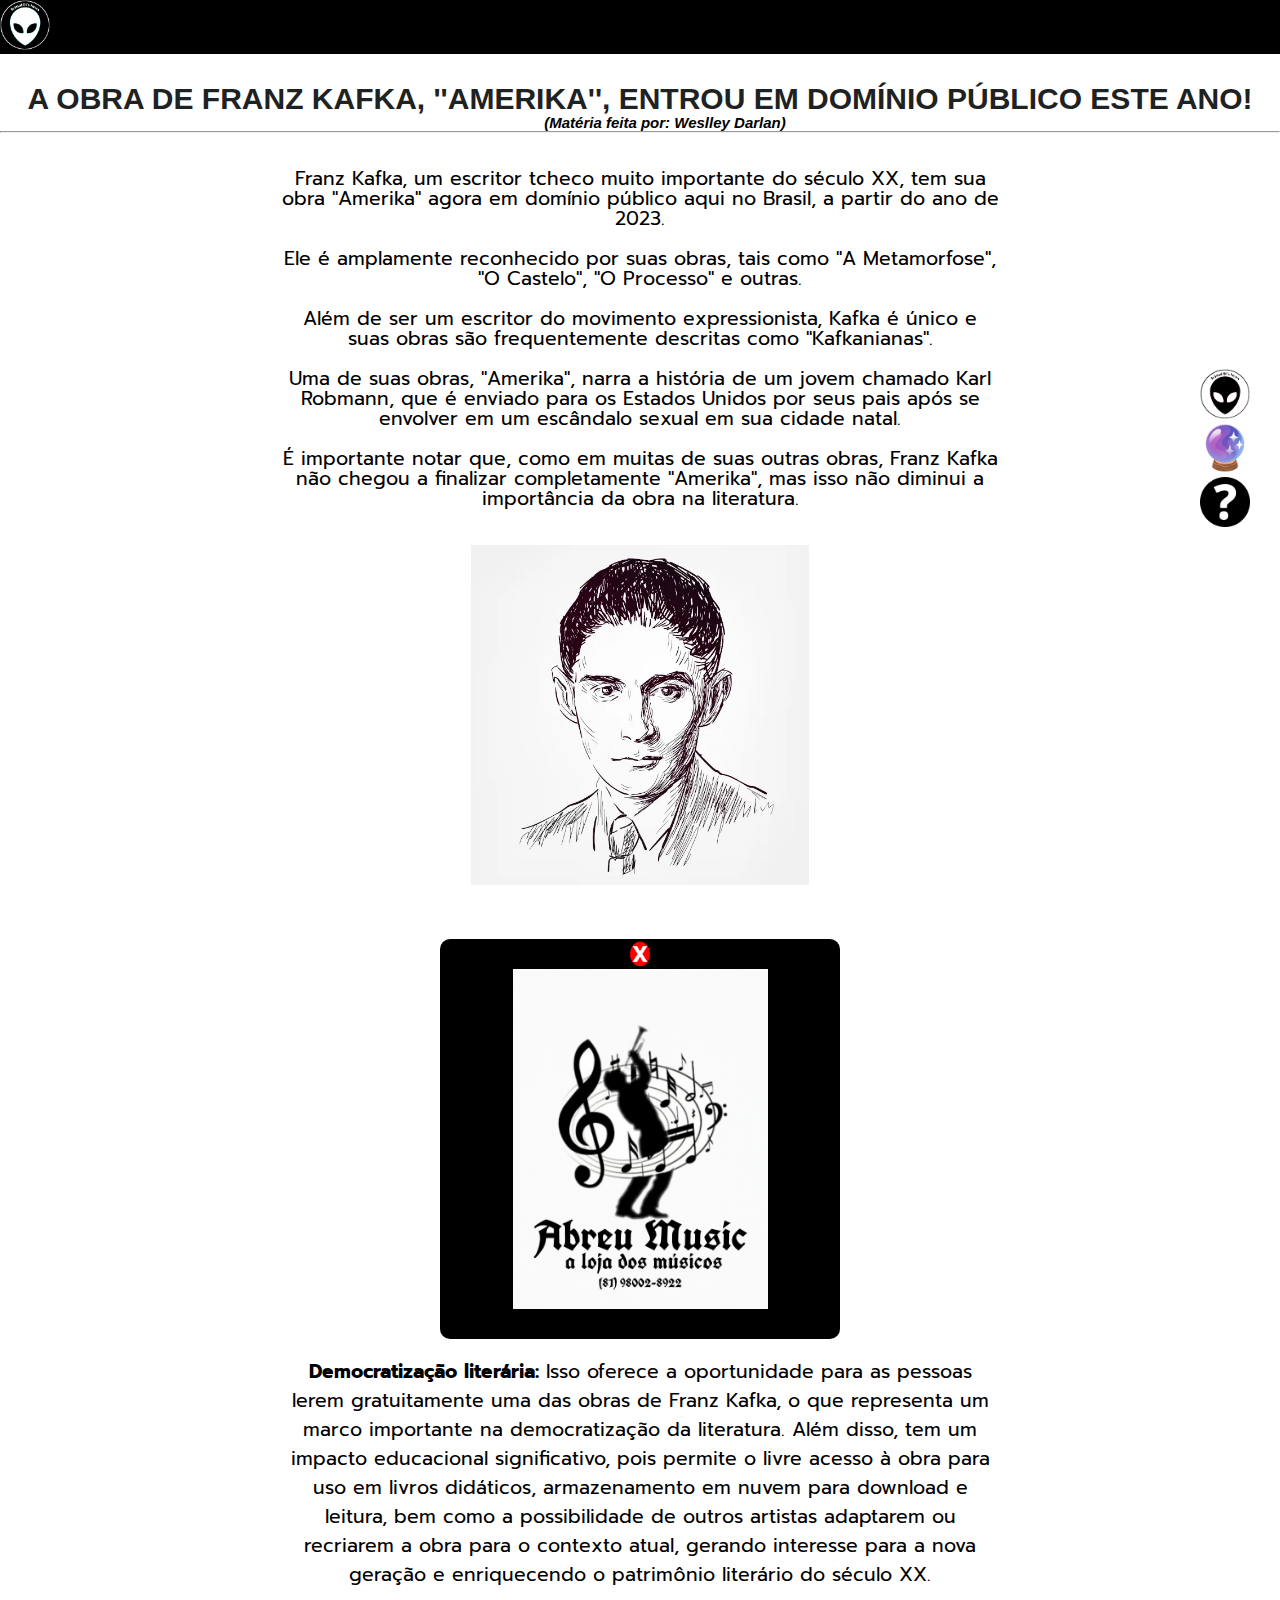
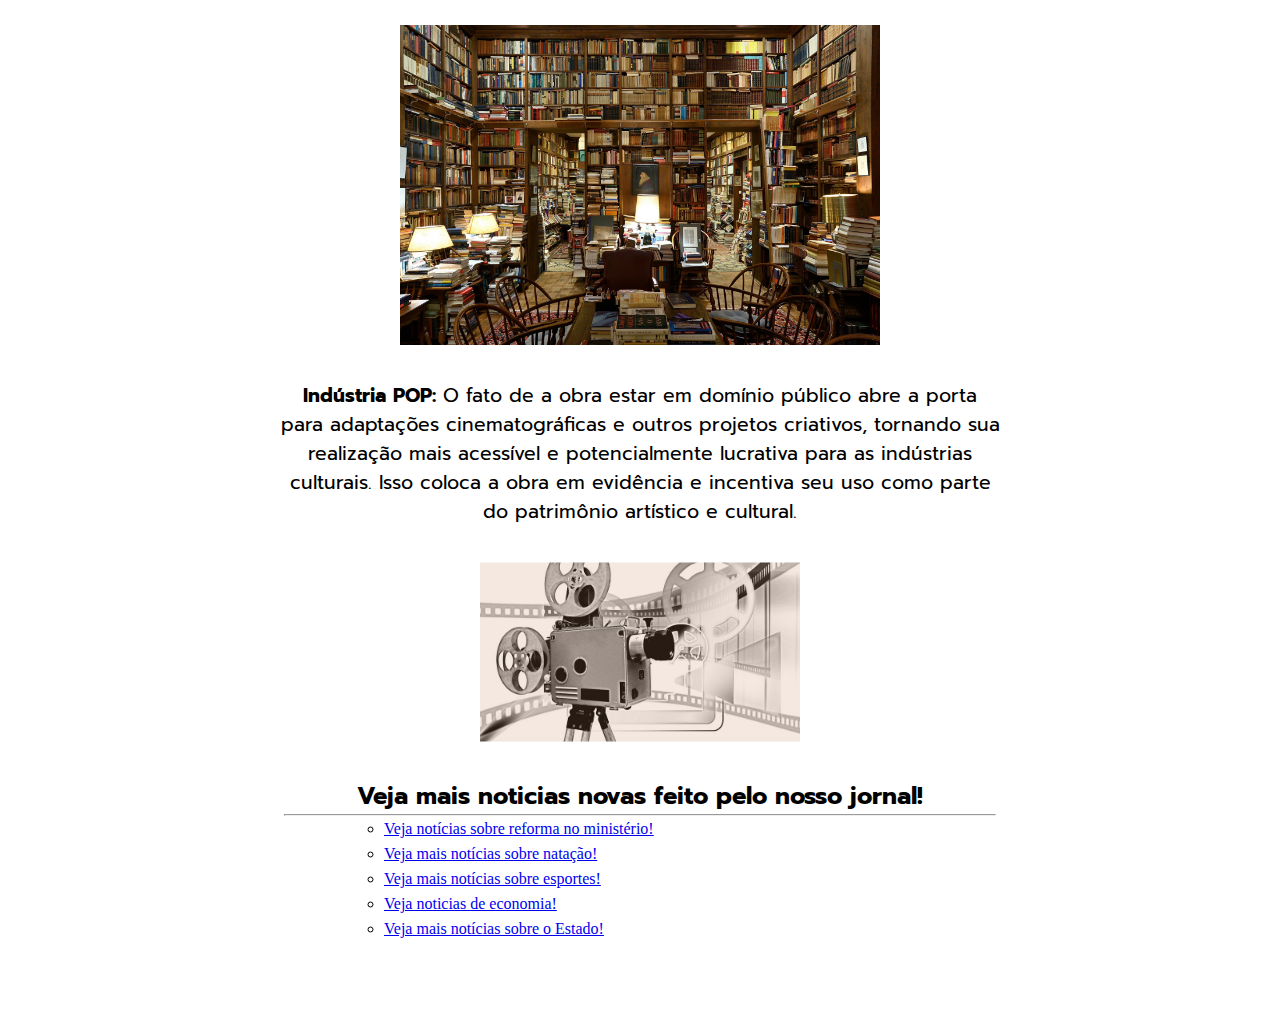
<file: jornaleconomia/jornalpublico/index.html>
<!DOCTYPE html>
<html lang="en">
<head>
    <meta charset="UTF-8">
    <meta name="viewport" content="width=device-width, initial-scale=1.0">
    <title>Jornal</title>
    
    <link rel="preconnect" href="https://fonts.googleapis.com">
    <link rel="preconnect" href="https://fonts.gstatic.com" crossorigin>
    <link href="https://fonts.googleapis.com/css2?family=Playfair+Display+SC:ital@1&display=swap" rel="stylesheet">

    <link rel="preconnect" href="https://fonts.googleapis.com">
    <link rel="preconnect" href="https://fonts.gstatic.com" crossorigin>
    <link href="https://fonts.googleapis.com/css2?family=Prompt:wght@300&display=swap" rel="stylesheet">
    
    <link rel="stylesheet" href="./src/css/style.css">
    <link rel="stylesheet" href="./src/css/reset.css">
    <link rel="stylesheet" href="./src/css/responsivo.css">
    <link rel="stylesheet" href="./src/js/index.js">

</head>
<body>
    
    

    <header class="cabecario">
        <img src="../src/img/WhatsApp Image 2023-08-27 at 14.36.51.jpeg" class="logo">
    </header>

    

    <div class="paragrafo1">
        <h1 class="titulo1"><strong>A obra de Franz Kafka, ''Amerika'', entrou em domínio público este ano!</strong></h1>
            <h1 class="feitopor"><em>(Matéria feita por: Weslley Darlan)</em></h1>

        <hr>    
        <br>
        <br>
        <p class="txt1">Franz Kafka, um escritor tcheco muito importante do século XX, tem sua obra ''Amerika'' agora em domínio público aqui no Brasil, a partir do ano de 2023.
            <br> 
            <br>
            Ele é amplamente reconhecido por suas obras, tais como ''A Metamorfose'', ''O Castelo'', ''O Processo'' e outras. 
            <br>
            <br>
            Além de ser um escritor do movimento expressionista, Kafka é único e suas obras são frequentemente descritas como ''Kafkanianas''.<br>
             <br>
             Uma de suas obras, ''Amerika'', narra a história de um jovem chamado Karl Robmann, que é enviado para os Estados Unidos por seus pais após se envolver em um escândalo sexual em sua cidade natal.
              <br>
              <br>
              É importante notar que, como em muitas de suas outras obras, Franz Kafka não chegou a finalizar completamente ''Amerika'', mas isso não diminui a importância da obra na literatura.</p>

               <br>
               <br>

            <img class="img1" src="./src/img/franz-kafka.png" alt="desenho do franz-kafka">
            <br>
            <br>
    </div>
    <br class="teste">
        <div class="anuncio">
            
            <img class="x img2" src="../../src/img/x-6178856_1280.jpeg" alt="clique aqui para o anuncio sumir">

            <img class="img1" src="../../src/img/WhatsApp Image 2023-09-16 at 11.56.02.jpeg">
            
        </div>
        <br class="teste">
    <div class="paragrafo2">
        

        <p class="txt2-1"><strong>Democratização literária:</strong> Isso oferece a oportunidade para as pessoas lerem gratuitamente uma das obras de Franz Kafka, o que representa um marco importante na democratização da literatura. Além disso, tem um impacto educacional significativo, pois permite o livre acesso à obra para uso em livros didáticos, armazenamento em nuvem para download e leitura, bem como a possibilidade de outros artistas adaptarem ou recriarem a obra para o contexto atual, gerando interesse para a nova geração e enriquecendo o patrimônio literário do século XX.</p>

        <br>
        <br>

        <img class="img2" src="./src/img/A6KXR725DZINTN64NIMPMF7IHI.png" alt="biblioteca">

        <br>
        <br>

    </div>


    <div class="paragrafo4">
        
        <p><strong>Indústria POP:</strong> O fato de a obra estar em domínio público abre a porta para adaptações cinematográficas e outros projetos criativos, tornando sua realização mais acessível e potencialmente lucrativa para as indústrias culturais. Isso coloca a obra em evidência e incentiva seu uso como parte do patrimônio artístico e cultural.</p>
        <br>
        <br>
        <img class="img4" src="./src/img/design_sem_nome_-_2021-12-31t121835.443_widelg.jpg" alt="cinema antigo">
        <br>
        <br>
    </div>
    
    <div class="mds">
        
        <h6 class="warning"><P ALIGN="center">Veja mais noticias novas feito pelo nosso jornal!</P></h6>
        <hr>

        <ul class="materias">
        
            <li class="materia-de-politica">
                <a href="../jornalreforma/index.html">Veja notícias sobre reforma no ministério!</a>
            </li>

            <li class="materia-de-jogos">
                <a href="../jornalnatação/index.html">Veja mais notícias sobre natação!</a>
            </li>

            <li class="materia-de-anthony">
                <a href="../jornalesporte/index.html">Veja mais notícias sobre esportes!</a>
            </li>

            <li class="materia-de-weslley">
                <a href="../index.html">Veja noticias de economia!</a>
            </li>

            <li class="materia-de-estado">
                <a href="../jornalestadope/index.html">Veja mais notícias sobre o Estado!</a>
            </li>

        </ul>
    </div>

    <br>
    <br>
    <br>
    <br>

   <aside class="menu-lateral"> 
        <ul> 
            <a href="../../index.html">
                <img src="../src/img/WhatsApp_Image_2023-08-27_at_14.36.51-removebg-preview.png" class="icone3" alt="logo do site, que é um alienigena">
            </a>
            
            <a href="../horoscopov2/index.html">
                <img src="../src/img/1f52e.png" class="icone" alt="bola de cristal">
            </a>

            <img class="icone2" src="../src/img/interrogacao.png">
        </ul>
   </aside>

   <script src="./src/js/index.js"></script>

</body>
</html>
</file>
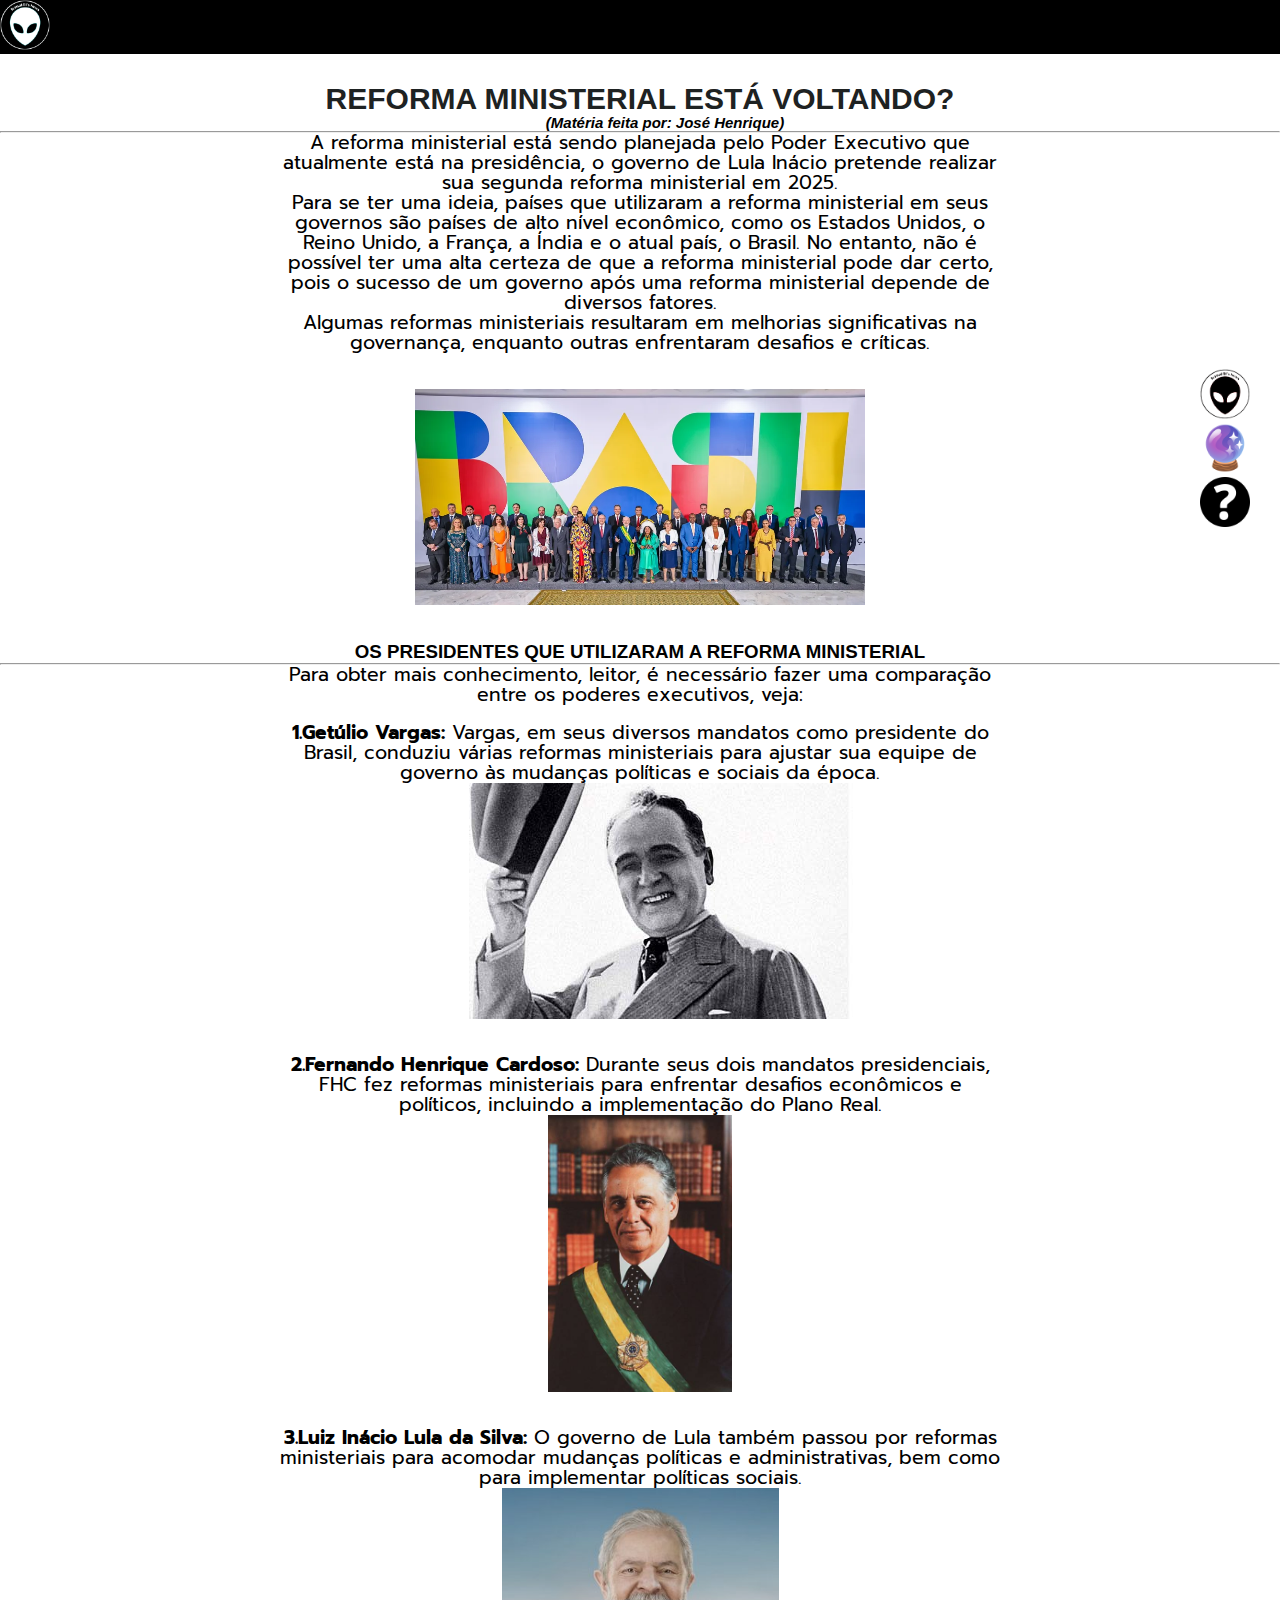
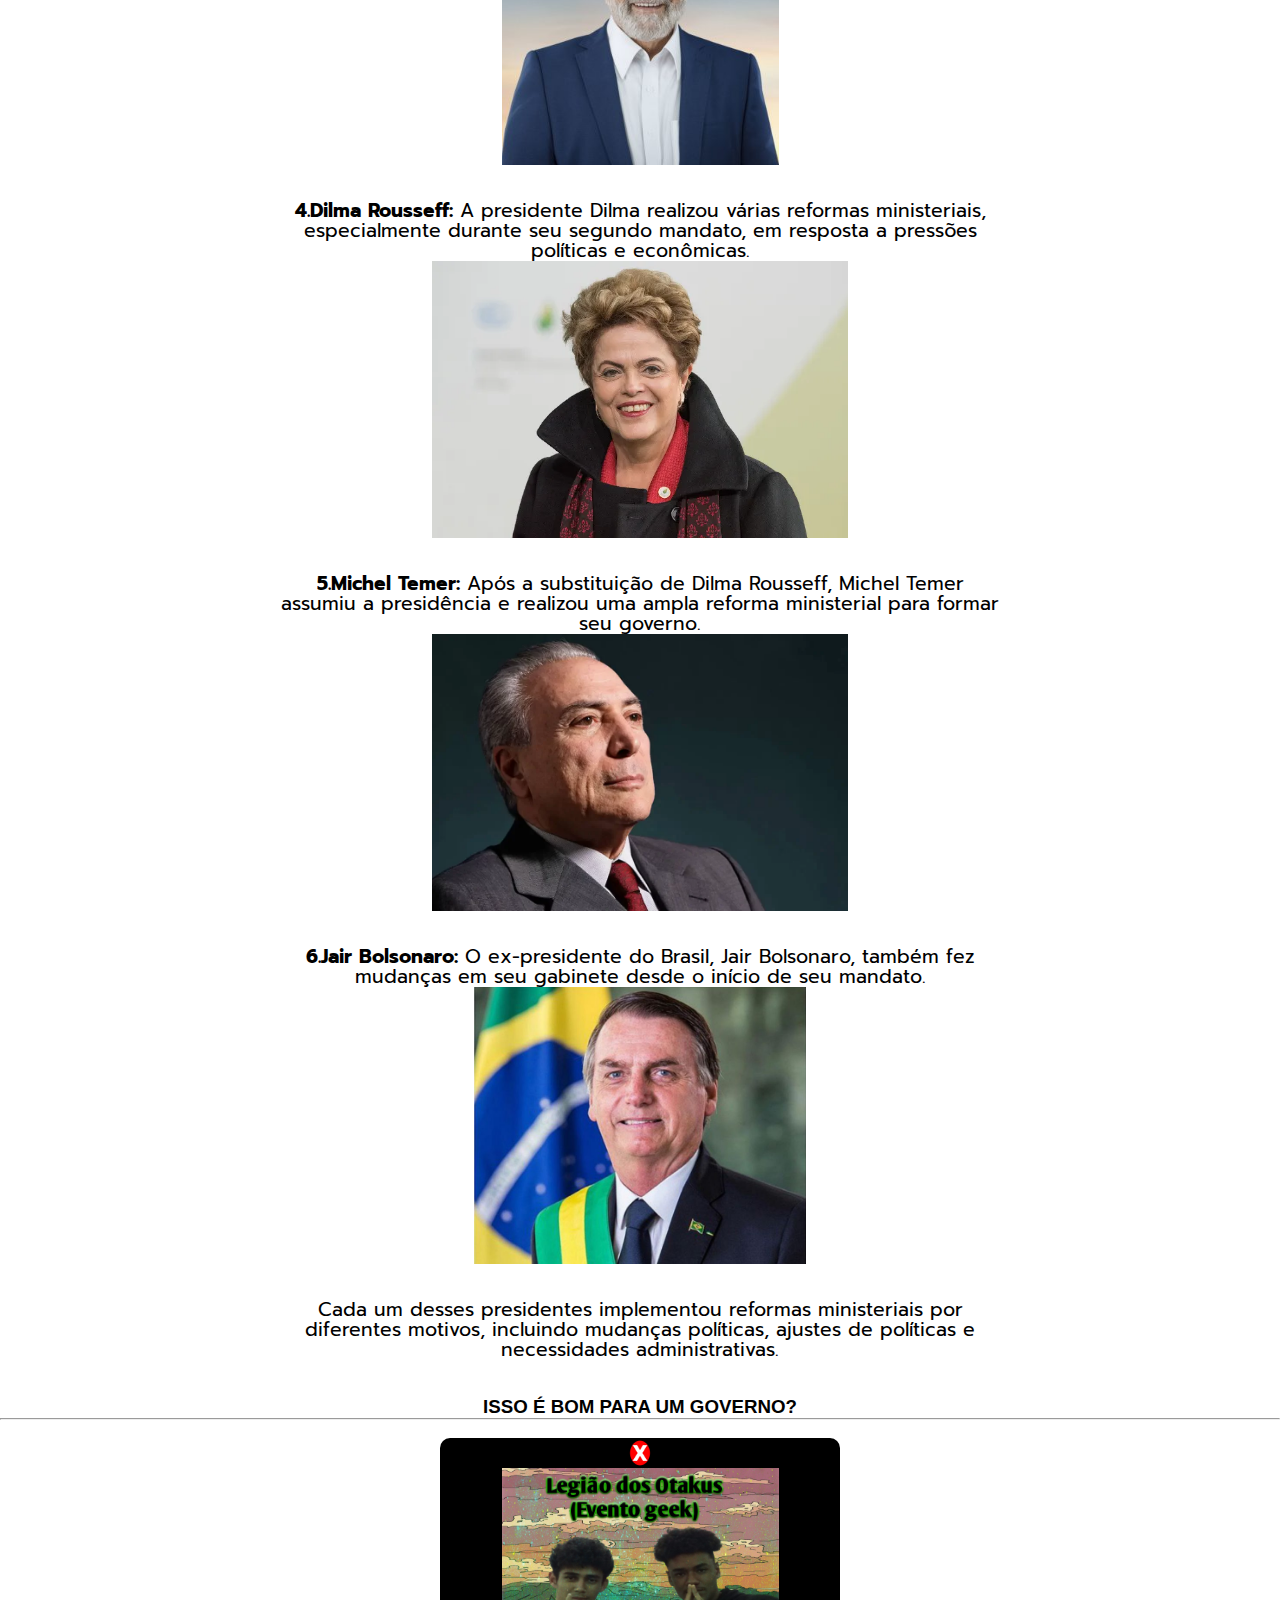
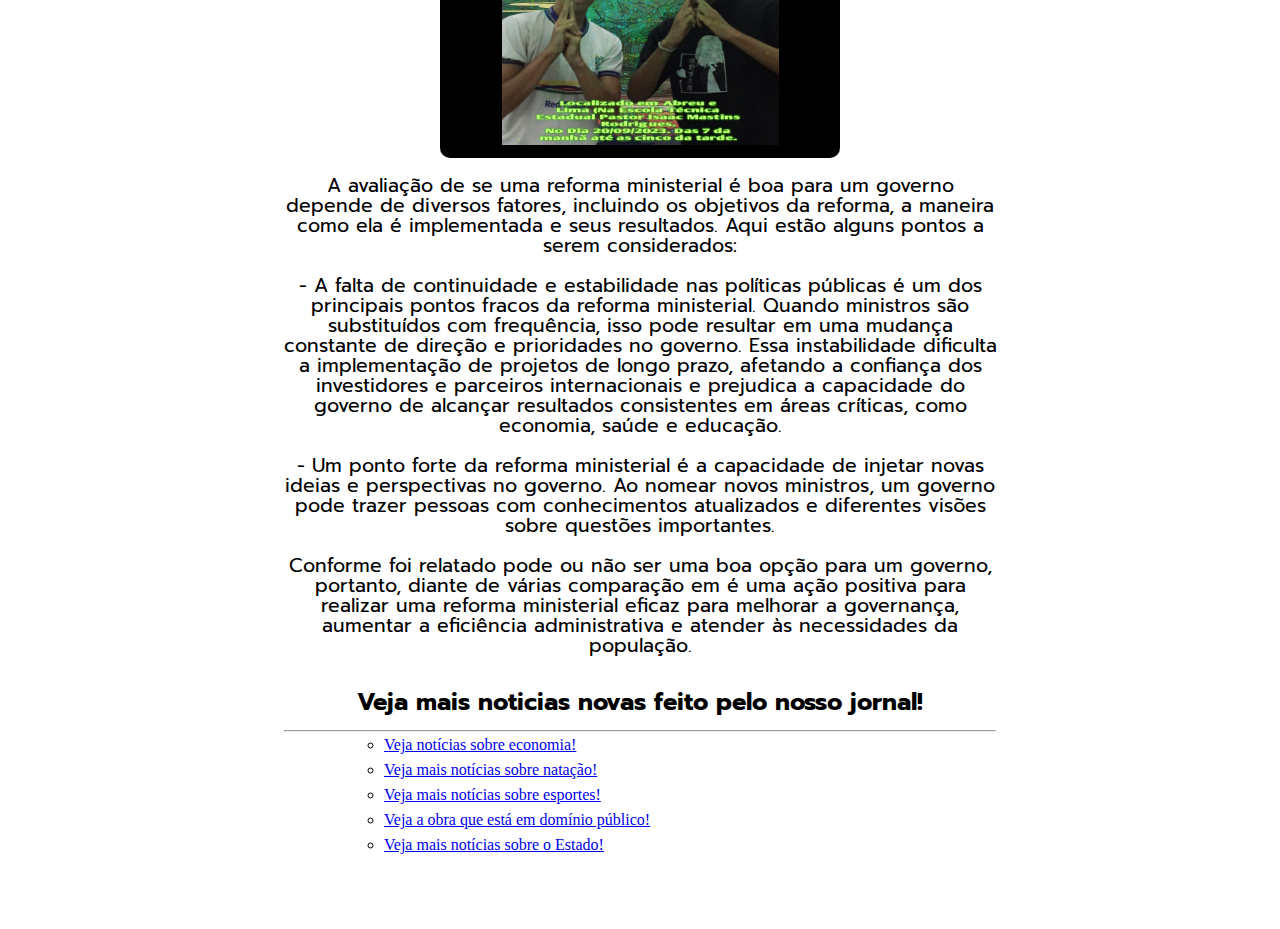
<file: jornaleconomia/jornalreforma/index.html>
<!DOCTYPE html>
<html lang="en">
<head>
    <meta charset="UTF-8">
    <meta name="viewport" content="width=device-width, initial-scale=1.0">
    <title>Jornal</title>
    
    <link rel="preconnect" href="https://fonts.googleapis.com">
    <link rel="preconnect" href="https://fonts.gstatic.com" crossorigin>
    <link href="https://fonts.googleapis.com/css2?family=Playfair+Display+SC:ital@1&display=swap" rel="stylesheet">

    <link rel="preconnect" href="https://fonts.googleapis.com">
    <link rel="preconnect" href="https://fonts.gstatic.com" crossorigin>
    <link href="https://fonts.googleapis.com/css2?family=Prompt:wght@300&display=swap" rel="stylesheet">
    
    <link rel="stylesheet" href="./src/css/style.css">
    <link rel="stylesheet" href="./src/css/reset.css">
    <link rel="stylesheet" href="./src/css/responsivo.css">
    <link rel="stylesheet" href="./src/js/index.js">

</head>
<body>
    
    

    <header class="cabecario">
        <img src="../src/img/WhatsApp Image 2023-08-27 at 14.36.51.jpeg" class="logo">
    </header>

    

    <div class="paragrafo1">
        <h1 class="titulo1"><strong>REFORMA MINISTERIAL ESTÁ VOLTANDO?</strong></h1>
            <h1 class="feitopor"><em>(Matéria feita por: José Henrique)</em></h1>
        <hr>

        <p class="txt1">A reforma ministerial está sendo planejada pelo Poder Executivo que atualmente está na presidência, o governo de Lula Inácio pretende realizar sua segunda reforma ministerial em 2025.<br>

            Para se ter uma ideia, países que utilizaram a reforma ministerial em seus governos são países de alto nível econômico, como os Estados Unidos, o Reino Unido, a França, a Índia e o atual país, o Brasil. No entanto, não é possível ter uma alta certeza de que a reforma ministerial pode dar certo, pois o sucesso de um governo após uma reforma ministerial depende de diversos fatores.<br> Algumas reformas ministeriais resultaram em melhorias significativas na governança, enquanto outras enfrentaram desafios e críticas.</p>

         <br>
         <br>

            <img class="img1" src="./src/img/52621130062-f1e2cf4915-o.png" alt="presidente do brasil com muita gente ao lado de um texto escrito brasil">

            <br>
            <br>
    </div>

    <div class="paragrafo2">
        <h3 class="t2">OS PRESIDENTES QUE UTILIZARAM A REFORMA MINISTERIAL</h3>
        <hr>

        <p class="txt2-1">Para obter mais conhecimento, leitor, é necessário fazer uma comparação entre os poderes executivos, veja:
        </p>
        <br>
        <p class="txt2-2"> <strong>1.Getúlio Vargas:</strong> Vargas, em seus diversos mandatos como presidente do Brasil, conduziu várias reformas ministeriais para ajustar sua equipe de governo às mudanças políticas e sociais da época.
        </p>
        <img class="img2" src="./src/img/image_processing20200201-29235-1fy4njj.jpg" alt="Getúlio Vargas">
        <br>
        <br>

        <p class="txt2-3"><strong>2.Fernando Henrique Cardoso:</strong> Durante seus dois mandatos presidenciais, FHC fez reformas ministeriais para enfrentar desafios econômicos e políticos, incluindo a implementação do Plano Real.</p>
        <img class="img2-1" src="./src/img/Fernando_Henrique_Cardoso_(1999).jpg" alt="Fernando Henrique Cardoso">
        <br>
        <br>

        <p class="txt2-4"><strong>3.Luiz Inácio Lula da Silva:</strong> O governo de Lula também passou por reformas ministeriais para acomodar mudanças políticas e administrativas, bem como para implementar políticas sociais.</p>
        <img class="img2-2" src="./src/img/7a0e8d42-Lula-boletim-medico-360x360.jpg" alt="Luiz Inácio Lula da Silva">
        <br>
        <br>

        <p class="txt2-5"><strong>4.Dilma Rousseff:</strong> A presidente Dilma realizou várias reformas ministeriais, especialmente durante seu segundo mandato, em resposta a pressões políticas e econômicas.</p>
        <img class="img2-3" src="./src/img/1-dilma-rousseff.jpg" alt="Dilma Rouseff">
        <br>
        <br>

        <p class="txt2-6"><strong>5.Michel Temer:</strong> Após a substituição de Dilma Rousseff, Michel Temer assumiu a presidência e realizou uma ampla reforma ministerial para formar seu governo.</p>
        <img class="img2-4" src="./src/img/size_960_16_9_michel-temer-pmdb3.jpg" alt="Michel Temer">
        <br>
        <br>

        <p class="txt2-7"><strong>6.Jair Bolsonaro:</strong> O ex-presidente do Brasil, Jair Bolsonaro, também fez mudanças em seu gabinete desde o início de seu mandato.</p>
        <img class="img2-5" src="./src/img/bolsonaro.jpg" alt="Jair Bolsonaro">
        <br>
        <br>

        <p class="txt2-7">Cada um desses presidentes implementou reformas ministeriais por diferentes motivos, incluindo mudanças políticas, ajustes de políticas e necessidades administrativas.</p>

        <br>
        <br>

    </div>

    <div class="paragrafo3">
        <h3 class="t3">ISSO É BOM PARA UM GOVERNO?</h3>
        <hr>
        <br class="teste">
        <div class="anuncio">
            
            <img class="x img2" src="../../src/img/x-6178856_1280.jpeg" alt="clique aqui para o anuncio sumir">

            <img class="img1" src="../../src/img/WhatsApp Image 2023-09-16 at 11.55.44.jpeg">
            
        </div>
        <br class="teste">
        <p class="txt3-1">A avaliação de se uma reforma ministerial é boa para um governo depende de diversos fatores, incluindo os objetivos da reforma, a maneira como ela é implementada e seus resultados.  Aqui estão alguns pontos a serem considerados:
            <br>
            <br>
            - A falta de continuidade e estabilidade nas políticas públicas é um dos principais pontos fracos da reforma ministerial. Quando ministros são substituídos com frequência, isso pode resultar em uma mudança constante de direção e prioridades no governo. Essa instabilidade dificulta a implementação de projetos de longo prazo, afetando a confiança dos investidores e parceiros internacionais e prejudica a capacidade do governo de alcançar resultados consistentes em áreas críticas, como economia, saúde e educação.
            <br>
            <br>
            
            - Um ponto forte da reforma ministerial é a capacidade de injetar novas ideias e perspectivas no governo. Ao nomear novos ministros, um governo pode trazer pessoas com conhecimentos atualizados e diferentes visões sobre questões importantes.
            <br>
            <br>

        </p>

        <p class="txt3-2">Conforme foi relatado pode ou não ser uma boa opção para um governo, portanto, diante de várias comparação em é uma ação positiva para realizar uma reforma ministerial eficaz para melhorar a governança, aumentar a eficiência administrativa e atender às necessidades da população.</p>
        <br>
        <br>
    </div>

        
    <div class="mds">
        
        <h6 class="warning"><P ALIGN="center">Veja mais noticias novas feito pelo nosso jornal!</P></h6>
        <br>
        <hr>

        <ul class="materias">
        
            <li class="materia-de-politica">
                <a href="../index.html" target="_self">Veja notícias sobre economia!</a>
            </li>

            <li class="materia-de-jogos">
                <a href="../jornalnatação/index.html" target="_self">Veja mais notícias sobre natação!</a>
            </li>

            <li class="materia-de-anthony">
                <a href="../jornalesporte/index.html" target="_self">Veja mais notícias sobre esportes!</a>
            </li>

            <li class="materia-de-weslley">
                <a href="../jornalpublico/index.html" target="_self">Veja a obra que está em domínio público!</a>
            </li>

            <li class="materia-de-estado">
                <a href="../jornalestadope/index.html" target="_self">Veja mais notícias sobre o Estado!</a>
            </li>

        </ul>
    </div>

    <br>
    <br>
    <br>
    <br>

   <aside class="menu-lateral"> 
       <ul>
            <a href="../../index.html">
                <img src="../src/img/WhatsApp_Image_2023-08-27_at_14.36.51-removebg-preview.png" class="icone3" alt="logo do site, que é um alienigena">
            </a>

            <a href="../horoscopov2/index.html">
                <img src="../src/img/1f52e.png" class="icone" alt="bola de cristal">
            </a>

            <img src="../src/img/interrogacao.png" class="icone2" id="duvida" alt="data que o site foi feito">
        </ul>
   </aside>

   <script src="./src/js/index.js"></script>
</body>
</html>
</file>
<file: src/css/style.css>
.fundo{
    position: fixed;
    top: 0;
    left: 0;
    width: 100%;
    height: 100vh;
    z-index: -1;
    object-fit: cover;
}

.logo{ /*tamanho maximo do titulo e sua cor */
    width: 50px;
    height: 50px;
    top: 0;
    left: 0;
    z-index: 2;
    filter: invert(1);
}

header{
    width: 100%;
    margin: 0;
    background-color: white;

}

.menu ul li {
    display: inline-flexbox;
    text-align: center;
}



.jornal{
    color: #7ec5ff;
    font-family: Impact, Haettenschweiler, 'Arial Narrow Bold', sans-serif;
    top: 0;
    z-index: 1;
    display: flex;
    justify-content: center;

    
}

.informacoes .descricao{ /*cor das letras e seus espaçamentos e tamanho da font */
    width: 49%;
    font-size: 24px;
    color: #7ec5ff;
    line-height: 30px;
    margin-left: 30px;
    font-family: fantasy;
    text-transform: uppercase;
    background-color: #ffffff;
    border-radius: 10px;
    text-align: center;
    margin: auto;
}

.siteimg1, .siteimg2, .siteimg3, .siteimg4, .siteimg5, .siteimg6, .siteimg7{
    width: 300px;
    height: 306px;
    border-radius: 10px;
    margin: auto;
    display: block;
    margin-top: 20px;
    border-top: 5px solid #b9b9fd;
    border-left: 5px solid #b9b9fd;
    border-right: 5px solid #b9b9fd;
    border-bottom: 5px solid #b9b9fd;
}

.conteudo{ /* forma do texto */
    display: flex;
    flex-direction: column;
    justify-content: space-evenly;
    
}


.lista-de-sites{
    
    margin: auto;
    
    
}

.agoravai{
    margin-left: 110px;
}


button{
    width: 350px;
    height: 550px;
    border-radius: 10px;
    transform: scale(0.9);
    animation: ease-in-out 0.5s;
    margin: auto;
    
}

button:hover{
    transform: scale(1.0);
    animation: ease-in-out 0.5s;
    background-color: #7ce5ff;
    cursor: pointer;
    .siteimg1, .siteimg2, .siteimg3, .siteimg4, .siteimg5, .siteimg6, .siteimg7{
        border-top: 10px solid #8585f5;
        border-left: 10px solid #8585f5;
        border-right: 10px solid #8585f5;
        border-bottom: 10px solid #8585f5;
    }

}

.sitetxt{
    
    margin: auto;
    display: block;
    font-size: 20px;
    width: 300px;
    font-family: Cambria, Cochin, Georgia, Times, 'Times New Roman', serif;
    height: 300px;
}
</file>
<file: src/css/responsivo.css>
@media (max-width: 1280px){
    

}

@media(max-width: 768px){
    .agoravai{
        margin: auto;
        display: block;
        margin-left: 70px;
    }
}

@media (max-width: 425px){
    .agoravai{
        margin: auto;
        display: block;
    }
}
</file>
<file: jornaleconomia/src/css/style.css>
.fundo{
    width: 100%;
    height: 100vh;
    object-fit: cover;
    top: 0;
    left: 0;
    z-index: -1;
    position: fixed;
}

.cabecario{
    max-height: 300px;
    background-color: #000000;
    top: 0;
    left: 0;
    
}

.logo{
    max-width: 50px;
    max-height: 50px;
    
}

p{
    margin: auto;
    font-size: larger;
    max-width: 720px;
    font-family: 'Prompt', sans-serif;
    line-height: 20px;
    text-align: center;
}

h3{
    text-align: center;
    font-family: 'Gill Sans', 'Gill Sans MT', Calibri, 'Trebuchet MS', sans-serif;
    
}



h1{
    text-align: center;
    font-family: 'Gill Sans', 'Gill Sans MT', Calibri, 'Trebuchet MS', sans-serif;
}

.feitopor{
    margin-left: 50px;
    font-size: 15px;
      
}

img{
    text-align: center;

}

.paragrafo1{
    display: column;
}

.titulo1{
    
    font-size: 30px;
    color: #1e2222;
    margin-top: 30px;
}


.txt1{
    line-height: 20px;
    font-family: 'Prompt', sans-serif;
}


.img1{
    max-width: 450px;
    max-height: 277px;
    margin: auto;
    display: block;
}

.img2{
    max-width: 520px;
    max-height: 320px;
    margin: auto;
    display: block;
}

.img4{
    max-width: 450px;
    max-height: 277px;
    margin: auto;
    display: block;  
}

.img5{
    max-width: 520px;
    max-height: 320px;
    margin: auto;
    display: block;
}


.warning{
    font-size: 20px;
    list-style: circle;
    font-family: 'Gill Sans', 'Gill Sans MT', Calibri, 'Trebuchet MS', sans-serif;
    
}

.materias{
    list-style: circle;

}

li{
   line-height: 25px;
   list-style: circle;
   margin-left: 100px;
   
}

a{
    list-style: circle;
}

ul{ list-style-type: circle; }
ol{ list-style-type: circle; }
li{ list-style-type: circle; }

.mds{

    max-width: 712px;
    max-height: 312px;
    margin: auto;
   
}

.menu-lateral .icone:hover{
    transform: scale(1.2);
    animation: ease-in-out 0.2s;
}

.menu-lateral .icone2:hover{
    transform: scale(1.2);
    animation: ease-in-out 0.2s;
    cursor: pointer;
}

.menu-lateral .icone3:hover{
    transform: scale(1.2);
    animation: ease-in-out 0.2s;
}

.menu-lateral{
    position: fixed;
    top: 0;
    right: 0;
    width: 80px;
    display: flex;
    justify-content: center;
    align-items: center;
    min-height: 100vh;
}

.icone{
    width: 50px;
    height: 50px;
}

.icone2{
    width: 50px;
    height: 50px;
    cursor: pointer;
}

.anuncio{
    background-color: #000000;
    border-radius: 10px;
    width: 400px;
    height: 320px;
    margin: auto;
    display: block;
}

.x{
    cursor: pointer;
    width: 30px;
    height: 30px;
    
}

.x:hover{
    transform: scale(1.1);
}

.icone3{
    width: 50px;
    height: 50px;
    filter: invert(1);
}
</file>
<file: jornaleconomia/src/css/responsivo.css>
@media (max-width: 425px){

    p{
        margin: auto;
        display: block;
        width: 300px;
        text-align: center;
        font-size: 15px;
    }

    h1{
        font-size: 20px;
        margin: auto;
        display: block;
    }

    h6{
        font-size: 10px;
        line-height: normal;
        margin: auto;
        display: block;
    }

    .warning{
        line-height: normal;
        margin: auto;
        display: block;
    }

    .feitopor{
        margin-left: 25px;
        font-size: 12px; 
    }

    h3{
        font-size: 10px;
        line-height: normal;
        margin: auto;
        display: block;
    }

    .img1{
        width: 300px;
        height: 184px;
        margin: auto;
        display: block;
    }

    .img2{
        width: 300px;
        height: 184px;
        margin: auto;
        display: block;
    }

    .img4{
        width: 300px;
        height: 184px;
        margin: auto;
        display: block;
    }

    .img5{
        width: 300px;
        height: 184px;
        margin: auto;
        display: block;
    }

    .mds{
       margin: auto;
       display: block;
       width: 300px;
    }

    li{
        margin-left: 20px;
        font-size: 13px;
    }

    a{
        font-size: 13px;
    }

   .menu-lateral{
    position: static;
    min-height: auto;
    width: 100%;
    margin-top: 50px;
   }

   .menu-lateral ul{
    flex-direction: row;

   }

}
</file>
<file: jornaleconomia/horoscopov2/src/css/scrollbar.css>
*::-webkit-scrollbar {
	width: 12px;
}

*::-webkit-scrollbar-track {
	background: #f1e9e9;
}

*::-webkit-scrollbar-thumb {
	background-color: #582965;
	border-radius: 10px;
	border: 3px solid #ffffff;
}
</file>
<file: jornaleconomia/horoscopov2/src/css/estilos.css>
body{
    font-family: 'Poppins', sans-serif;
}

.fundo{
    position: fixed;
    top: 0;
    left: 0;
    width: 100%;
    z-index: -1;
    height: 100vh;
    object-fit: cover;
}

.titulo{
    color: #ffffff;
    margin-left: 300px;
    
    
}

header{
    display: flex;
    justify-content: space-between;
    padding: 25px;
}

header .logo,
header .voltar{
    width: 30px;
    transition: 0.2s ease-in-out;
}

header .voltar:hover,
main .cartao-signo:hover {
	transform: scale(1.05);
	cursor: pointer;
}

.voltar{
    filter: invert(1);
}

main {
    padding: 25px;
}

main .lista-dos-signos {
    display: flex;
	flex-wrap: wrap;
	gap: 30px;
	justify-content: center;
}

main .cartao-signo{
    background-color: #d8e3ec;
	width: 200px;
	padding: 15px;
	display: flex;
	flex-direction: column;
	align-items: center;
	gap: 15px;
	border-radius: 15px;
	transition: 0.2s ease-in-out;
}

main .cartao-signo:hover{
    background-color: #cdabee;
}

main .cartao-signo .informacoes {
	display: flex;
	justify-content: space-between;
	border: 1px solid #333333;
	border-radius: 10px;
}

main .cartao-signo .informacoes span {
	padding: 5px;
	text-transform: uppercase;
	font-size: 17px;
}

main .cartao-signo .signo {
    width: 90px;
    height: 90px;
}

main .cartao-signo .azarousorte {
    display: flex;
    gap: 15px;
}

main .cartao-signo .azar{
    padding: 8px;
	border-radius: 10px;
    background-color: #ff0000;
}

main .cartao-signo .sorte{
    padding: 8px;
	border-radius: 10px;
    background-color: #7ac74c;
}

main .cartao-signo .medio{
    padding: 8px;
	border-radius: 10px;
    background-color: #d3ee5c;
}

main .descricao {
	overflow-y: scroll;
	font-size: 14px;
	padding-right: 10px;
    max-height: 80px;
}
</file>
<file: jornaleconomia/horoscopov2/src/css/responsivo.css>
@media (max-width: 425px){
    .fundo{
        position: fixed;
        top: 0;
        left: 0;
        width: 100%;
        z-index: -1;
        height: 100%;
        object-fit: cover;
    }
}
</file>
<file: jornaleconomia/jornalesporte/src/css/style.css>
.fundo{
    width: 100%;
    height: 100vh;
    object-fit: cover;
    top: 0;
    left: 0;
    z-index: -1;
    position: fixed;
}

.cabecario{
    max-height: 300px;
    background-color: #000000;
    top: 0;
    left: 0;
}

.anuncio{
    background-color: #000000;
    border-radius: 10px;
    width: 400px;
    height: 320px;
    margin: auto;
    display: block;
}

.x{
    cursor: pointer;
    width: 30px;
    height: 30px;
    
}

.x:hover{
    transform: scale(1.1);
}

.logo{
    max-width: 50px;
    max-height: 50px;
    
}

.menu-lateral .icone3:hover{
    transform: scale(1.2);
    animation: ease-in-out 0.2s;
}

.icone3{
    width: 50px;
    height: 50px;
    filter: invert(1);
}

p{
    margin: auto;
    font-size: larger;
    max-width: 720px;
    font-family: 'Prompt', sans-serif;
    line-height: 20px;
    text-align: center;
}

h3{
    text-align: center;
    font-family: 'Gill Sans', 'Gill Sans MT', Calibri, 'Trebuchet MS', sans-serif;
    
}



h1{
    text-align: center;
    font-family: 'Gill Sans', 'Gill Sans MT', Calibri, 'Trebuchet MS', sans-serif;
    text-transform: uppercase;
}

.feitopor{
    margin-left: 50px;
    font-size: 15px;
      
}

img{
    text-align: center;

}

.paragrafo1{
    display: column;
}

.titulo1{
    
    font-size: 30px;
    color: #1e2222;
    margin-top: 30px;
}


.txt1{
    line-height: 20px;
    font-family: 'Prompt', sans-serif;
}


.img1{
    max-width: 450px;
    max-height: 277px;
    margin: auto;
    display: block;
}

.img2{
    max-width: 520px;
    max-height: 320px;
    margin: auto;
    display: block;
}

.img4{
    max-width: 450px;
    max-height: 277px;
    margin: auto;
    display: block;  
}

.img3{
    max-width: 520px;
    max-height: 320px;
    margin: auto;
    display: block;
}


.warning{
    font-size: 20px;
    list-style: circle;
    font-family: 'Gill Sans', 'Gill Sans MT', Calibri, 'Trebuchet MS', sans-serif;
    
}

.materias{
    list-style: circle;

}

li{
   line-height: 25px;
   list-style: circle;
   margin-left: 100px;
   
}

a{
    list-style: circle;
}

ul{ list-style-type: circle; }
ol{ list-style-type: circle; }
li{ list-style-type: circle; }

.mds{

    max-width: 712px;
    max-height: 312px;
    margin: auto;
   
}

.menu-lateral .icone:hover{
    transform: scale(1.2);
    animation: ease-in-out 0.2s;
}


.menu-lateral .icone2:hover{
    transform: scale(1.2);
    animation: ease-in-out 0.2s;
    cursor: pointer;
}


.menu-lateral{
    position: fixed;
    top: 0;
    right: 0;
    width: 80px;
    display: flex;
    justify-content: center;
    align-items: center;
    min-height: 100vh;
}

.icone{
    width: 50px;
    height: 50px;
}

.icone2{
    width: 50px;
    height: 50px;
}
</file>
<file: jornaleconomia/jornalesporte/src/css/responsivo.css>
@media (max-width: 425px){

    p{
        margin: auto;
        display: block;
        width: 300px;
        text-align: center;
        font-size: 15px;
    }

    h1{
        font-size: 20px;
        margin: auto;
        display: block;
    }

    h6{
        font-size: 10px;
        line-height: normal;
        margin: auto;
        display: block;
    }

    .warning{
        line-height: normal;
        margin: auto;
        display: block;
    }

    .feitopor{
        margin-left: 25px;
        font-size: 12px; 
    }

    h3{
        font-size: 10px;
        line-height: normal;
        margin: auto;
        display: block;
    }

    .img1{
        width: 300px;
        height: 184px;
        margin: auto;
        display: block;
    }

    .img2{
        width: 300px;
        height: 184px;
        margin: auto;
        display: block;
    }

    .img4{
        width: 300px;
        height: 184px;
        margin: auto;
        display: block;
    }

    .img3{
        width: 300px;
        height: 184px;
        margin: auto;
        display: block;
    }

    .mds{
       margin: auto;
       display: block;
       width: 300px;
    }

    li{
        margin-left: 20px;
        font-size: 13px;
    }

    a{
        font-size: 13px;
    }

   .menu-lateral{
    position: static;
    min-height: auto;
    width: 100%;
    margin-top: 50px;
   }

   .menu-lateral ul{
    flex-direction: row;

   }

}
</file>
<file: jornaleconomia/jornalestadope/src/css/style.css>
.fundo{
    width: 100%;
    height: 100vh;
    object-fit: cover;
    top: 0;
    left: 0;
    z-index: -1;
    position: fixed;
}

.cabecario{
    max-height: 300px;
    background-color: #000000;
    top: 0;
    left: 0;
    
}

.anuncio{
    background-color: #000000;
    border-radius: 10px;
    width: 400px;
    height: 320px;
    margin: auto;
    display: block;
}

.x{
    cursor: pointer;
    width: 30px;
    height: 30px;
    
}

.x:hover{
    transform: scale(1.1);
}

.logo{
    max-width: 50px;
    max-height: 50px;
    
}

.menu-lateral .icone3:hover{
    transform: scale(1.2);
    animation: ease-in-out 0.2s;
}

.icone3{
    width: 50px;
    height: 50px;
    filter: invert(1);
}

p{
    margin: auto;
    font-size: larger;
    max-width: 720px;
    font-family: 'Prompt', sans-serif;
    line-height: 20px;
    text-align: center;
}

h3{
    text-align: center;
    font-family: 'Gill Sans', 'Gill Sans MT', Calibri, 'Trebuchet MS', sans-serif;
    
}



h1{
    text-align: center;
    font-family: 'Gill Sans', 'Gill Sans MT', Calibri, 'Trebuchet MS', sans-serif;
}

.feitopor{
    margin-left: 50px;
    font-size: 15px;
      
}

img{
    text-align: center;

}

.paragrafo1{
    display: column;
}

.titulo1{
    
    font-size: 30px;
    color: #1e2222;
    margin-top: 30px;
}


.txt1{
    line-height: 20px;
    font-family: 'Prompt', sans-serif;
}


.img1{
    max-width: 450px;
    max-height: 277px;
    margin: auto;
    display: block;
}

.img2{
    max-width: 520px;
    max-height: 320px;
    margin: auto;
    display: block;
}

.img4{
    max-width: 450px;
    max-height: 277px;
    margin: auto;
    display: block;  
}

.img5{
    max-width: 520px;
    max-height: 320px;
    margin: auto;
    display: block;
}


.warning{
    font-size: 20px;
    list-style: circle;
    font-family: 'Gill Sans', 'Gill Sans MT', Calibri, 'Trebuchet MS', sans-serif;
    
}

.materias{
    list-style: circle;

}

li{
   line-height: 25px;
   list-style: circle;
   margin-left: 100px;
   
}

a{
    list-style: circle;
}

ul{ list-style-type: circle; }
ol{ list-style-type: circle; }
li{ list-style-type: circle; }

.mds{

    max-width: 712px;
    max-height: 312px;
    margin: auto;
   
}

.menu-lateral .icone:hover{
    transform: scale(1.2);
    animation: ease-in-out 0.2s;

}

.menu-lateral .icone2:hover{
    transform: scale(1.2);
    animation: ease-in-out 0.2s;
    cursor: pointer;
    
}

.menu-lateral{
    position: fixed;
    top: 0;
    right: 0;
    width: 80px;
    display: flex;
    justify-content: center;
    align-items: center;
    min-height: 100vh;
}

.icone{
    width: 50px;
    height: 50px;
}

.icone2{
    width: 50px;
    height: 50px;
}
</file>
<file: jornaleconomia/jornalestadope/src/css/responsivo.css>
@media (max-width: 425px){

    p{
        margin: auto;
        display: block;
        width: 300px;
        text-align: center;
        font-size: 15px;
    }

    h1{
        font-size: 20px;
        margin: auto;
        display: block;
    }

    h6{
        font-size: 10px;
        line-height: normal;
        margin: auto;
        display: block;
    }

    .warning{
        line-height: normal;
        margin: auto;
        display: block;
    }

    .feitopor{
        margin-left: 25px;
        font-size: 12px; 
    }

    h3{
        font-size: 10px;
        line-height: normal;
        margin: auto;
        display: block;
    }

    .img1{
        width: 300px;
        height: 184px;
        margin: auto;
        display: block;
    }

    .img2{
        width: 300px;
        height: 184px;
        margin: auto;
        display: block;
    }

    .img4{
        width: 300px;
        height: 184px;
        margin: auto;
        display: block;
    }

    .img5{
        width: 300px;
        height: 184px;
        margin: auto;
        display: block;
    }

    .mds{
       margin: auto;
       display: block;
       width: 300px;
    }

    li{
        margin-left: 20px;
        font-size: 13px;
    }

    a{
        font-size: 13px;
    }

   .menu-lateral{
    position: static;
    min-height: auto;
    width: 100%;
    margin-top: 50px;
   }

   .menu-lateral ul{
    flex-direction: row;

   }

}
</file>
<file: jornaleconomia/jornalpublico/src/css/style.css>
.fundo{
    width: 100%;
    height: 100vh;
    object-fit: cover;
    top: 0;
    left: 0;
    z-index: -1;
    position: fixed;
}

.anuncio{
    background-color: #000000;
    border-radius: 10px;
    width: 400px;
    height: 400px;
    margin: auto;
    display: block;
}

.x{
    cursor: pointer;
    width: 30px;
    height: 30px;
    
}

.x:hover{
    transform: scale(1.1);
}


.cabecario{
    max-height: 300px;
    background-color: #000000;
    top: 0;
    left: 0;
    
}

.logo{
    max-width: 50px;
    max-height: 50px;
    
}

.menu-lateral .icone3:hover{
    transform: scale(1.2);
    animation: ease-in-out 0.2s;
}

.icone3{
    width: 50px;
    height: 50px;
    filter: invert(1);
}

p{
    margin: auto;
    font-size: larger;
    max-width: 720px;
    font-family: 'Prompt', sans-serif;
    text-align: center;

    
}

h3{
    text-align: center;
    font-family: 'Gill Sans', 'Gill Sans MT', Calibri, 'Trebuchet MS', sans-serif;
    
}



h1{
    text-align: center;
    font-family: 'Gill Sans', 'Gill Sans MT', Calibri, 'Trebuchet MS', sans-serif;
}

.feitopor{
    margin-left: 50px;
    font-size: 15px;
      
}

img{
    text-align: center;

}

.paragrafo1{
    display: column;
}

.titulo1{
    line-height: 30px;
    font-size: 30px;
    color: #1e2222;
    margin-top: 30px;
    text-transform: uppercase;
}

.t1{
    line-height: 180px;
}

.t2{
    line-height: 180px;
}

.t3{
    line-height: 180px;
}

.t4{
    line-height: 180px;
}

.t5{
    line-height: 180px;
}


.txt1{
    line-height: 20px;
    font-family: 'Prompt', sans-serif;
}


.img1{
    max-width: 720px;
    max-height: 340px;
    margin: auto;
    display: block;
}

.img2{
    max-width: 520px;
    max-height: 320px;
    margin: auto;
    display: block;
}

.img4{
    max-width: 320px;
    max-height: 197px;
    margin: auto;
    display: block;  
}

.img5{
    width: 720px;
    height: 340px;
    margin: auto;
    display: block;
}


.warning{
    font-size: 20px;
    list-style: circle;
    font-family: 'Gill Sans', 'Gill Sans MT', Calibri, 'Trebuchet MS', sans-serif;
    
}

.materias{
    list-style: circle;

}

li{
   line-height: 25px;
   list-style: circle;
   margin-left: 100px; 
   
}

a{
    list-style: circle;
}

ul{ list-style-type: circle; }
ol{ list-style-type: circle; }
li{ list-style-type: circle; }

.mds{

    max-width: 712px;
    max-height: 312px;
    margin: auto;
   
}

.menu-lateral .icone:hover{
    transform: scale(1.2);
    animation: ease-in-out 0.2s;
    
}

.menu-lateral .icone2:hover{
    transform: scale(1.2);
    animation: ease-in-out 0.2s;
    cursor: pointer;   
}

.menu-lateral{
    position: fixed;
    top: 0;
    right: 0;
    width: 80px;
    display: flex;
    justify-content: center;
    align-items: center;
    min-height: 100vh;
}

.icone{
    width: 50px;
    height: 50px;
}

.icone2{
    width: 50px;
    height: 50px;
}
</file>
<file: jornaleconomia/jornalpublico/src/css/responsivo.css>
@media (max-width: 425px){

    p{
        margin: auto;
        display: block;
        width: 300px;
        text-align: center;
        font-size: 15px;
    }

    h1{
        font-size: 20px;
        margin: auto;
        display: block;
    }

    h6{
        font-size: 10px;
        line-height: normal;
        margin: auto;
        display: block;
    }

    .warning{
        line-height: normal;
        margin: auto;
        display: block;
    }

    .feitopor{
        margin-left: 25px;
        font-size: 12px; 
    }

    h3{
        font-size: 10px;
        line-height: normal;
        margin: auto;
        display: block;
    }

    .img1{
        width: 300px;
        height: 184px;
        margin: auto;
        display: block;
    }

    .img2{
        width: 300px;
        height: 184px;
        margin: auto;
        display: block;
    }

    .img4{
        width: 300px;
        height: 184px;
        margin: auto;
        display: block;
    }

    .img5{
        width: 300px;
        height: 184px;
        margin: auto;
        display: block;
    }

    .mds{
       margin: auto;
       display: block;
       width: 300px;
    }

    li{
        margin-left: 20px;
        font-size: 13px;
    }

    a{
        font-size: 13px;
    }

   .menu-lateral{
    position: static;
    min-height: auto;
    width: 100%;
    margin-top: 50px;
   }

   .menu-lateral ul{
    flex-direction: row;

   }

}
</file>
<file: jornaleconomia/jornalreforma/src/css/style.css>
.fundo{
    width: 100%;
    height: 100vh;
    object-fit: cover;
    top: 0;
    left: 0;
    z-index: -1;
    position: fixed;
}

.cabecario{
    max-height: 300px;
    background-color: #000000;
    top: 0;
    left: 0;
    
}

.anuncio{
    background-color: #000000;
    border-radius: 10px;
    width: 400px;
    height: 320px;
    margin: auto;
    display: block;
}

.x{
    cursor: pointer;
    width: 30px;
    height: 30px;
    
}

.x:hover{
    transform: scale(1.1);
}


.menu-lateral .icone3:hover{
    transform: scale(1.2);
    animation: ease-in-out 0.2s;
}

.icone3{
    width: 50px;
    height: 50px;
    filter: invert(1);
}


.logo{
    max-width: 50px;
    max-height: 50px;
    
}

p{
    margin: auto;
    font-size: larger;
    max-width: 720px;
    font-family: 'Prompt', sans-serif;
    line-height: 20px;
    text-align: center;
}

h3{
    text-align: center;
    font-family: 'Gill Sans', 'Gill Sans MT', Calibri, 'Trebuchet MS', sans-serif;
    
}



h1{
    text-align: center;
    font-family: 'Gill Sans', 'Gill Sans MT', Calibri, 'Trebuchet MS', sans-serif;
}

.feitopor{
    margin-left: 50px;
    font-size: 15px;
      
}

img{
    text-align: center;

}

.paragrafo1{
    display: column;
}

.titulo1{
    line-height: 30px;
    font-size: 30px;
    color: #1e2222;
    margin-top: 30px;
}


.txt1{
    line-height: 20px;
    font-family: 'Prompt', sans-serif;
}


.img1{
    max-width: 450px;
    max-height: 277px;
    margin: auto;
    display: block;
}

.img2{
    max-width: 450px;
    max-height: 277px;
    margin: auto;
    display: block;
}

.img2-1{
    max-width: 450px;
    max-height: 277px;
    margin: auto;
    display: block;
}

.img2-2{
    max-width: 450px;
    max-height: 277px;
    margin: auto;
    display: block;
}

.img2-3{
    max-width: 450px;
    max-height: 277px;
    margin: auto;
    display: block;
}

.img2-4{
    max-width: 450px;
    max-height: 277px;
    margin: auto;
    display: block;
}

.img2-5{
    max-width: 450px;
    max-height: 277px;
    margin: auto;
    display: block;
}

.img4{
    max-width: 450px;
    max-height: 277px;
    margin: auto;
    display: block;  
}

.img5{
    max-width: 450px;
    max-height: 277px;
    margin: auto;
    display: block;
}


.warning{
    font-size: 20px;
    list-style: circle;
    font-family: 'Gill Sans', 'Gill Sans MT', Calibri, 'Trebuchet MS', sans-serif;
    
}

.materias{
    list-style: circle;

}

li{
   line-height: 25px;
   list-style: circle;
   margin-left: 100px;
}

a{
    list-style: circle;
}

ul{ list-style-type: circle; }
ol{ list-style-type: circle; }
li{ list-style-type: circle; }

.mds{

    max-width: 712px;
    max-height: 312px;
    margin: auto;
   
}

.menu-lateral .icone:hover{
    transform: scale(1.2);
    animation: ease-in-out 0.2s;
}

.menu-lateral .icone2:hover{
    transform: scale(1.2);
    cursor: pointer;
    animation: ease-in-out 0.2s;
}

.menu-lateral{
    position: fixed;
    top: 0;
    right: 0;
    width: 80px;
    display: flex;
    justify-content: center;
    align-items: center;
    min-height: 100vh;
    
}

.icone{
    width: 50px;
    height: 50px;
}

.icone2{
    width: 50px;
    height: 50px;
}
</file>
<file: jornaleconomia/jornalreforma/src/css/responsivo.css>
@media (max-width: 425px){

    p{
        margin: auto;
        display: block;
        width: 300px;
        text-align: center;
        font-size: 15px;
    }

    h1{
        font-size: 20px;
        margin: auto;
        display: block;
    }

    h6{
        font-size: 10px;
        line-height: normal;
        margin: auto;
        display: block;
    }

    .warning{
        line-height: normal;
        margin: auto;
        display: block;
    }

    .feitopor{
        margin-left: 25px;
        font-size: 12px; 
    }

    h3{
        font-size: 10px;
        line-height: normal;
        margin: auto;
        display: block;
    }

    .img1{
        width: 300px;
        height: 184px;
        margin: auto;
        display: block;
    }

    .img2{
        width: 300px;
        height: 184px;
        margin: auto;
        display: block;
    }

    .img2-1{
        width: 300px;
        height: 184px;
        margin: auto;
        display: block;
    }

    .img2-2{
        width: 300px;
        height: 184px;
        margin: auto;
        display: block;
    }

    .img2-3{
        width: 300px;
        height: 184px;
        margin: auto;
        display: block;
    }

    .img2-4{
        width: 300px;
        height: 184px;
        margin: auto;
        display: block;
    }

    .img2-5{
        width: 300px;
        height: 184px;
        margin: auto;
        display: block;
    }

    .img4{
        width: 300px;
        height: 184px;
        margin: auto;
        display: block;
    }

    .img5{
        width: 300px;
        height: 184px;
        margin: auto;
        display: block;
    }

    .mds{
       margin: auto;
       display: block;
       width: 300px;
    }

    li{
        margin-left: 20px;
        font-size: 13px;
    }

    a{
        font-size: 13px;
    }

   .menu-lateral{
    position: static;
    min-height: auto;
    width: 100%;
    margin-top: 50px;
   }

   .menu-lateral ul{
    flex-direction: row;

   }

}
</file>
